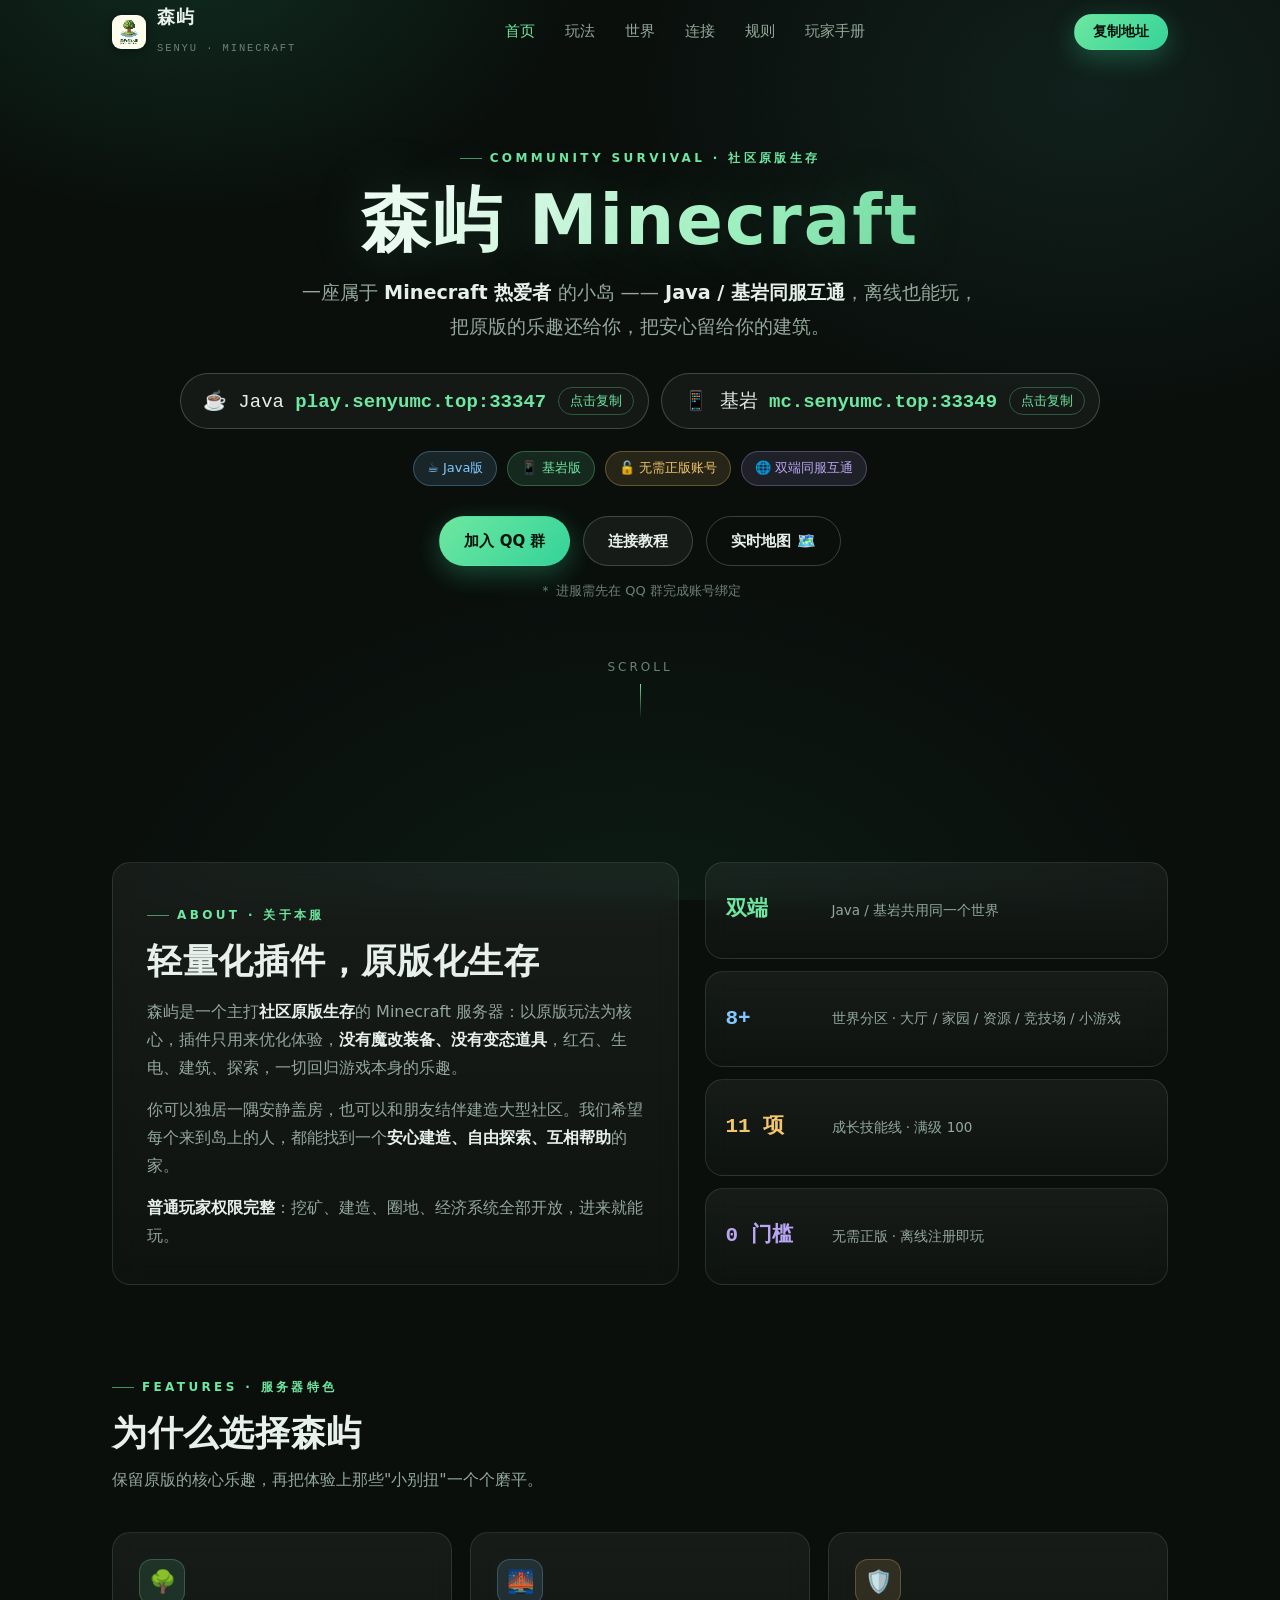
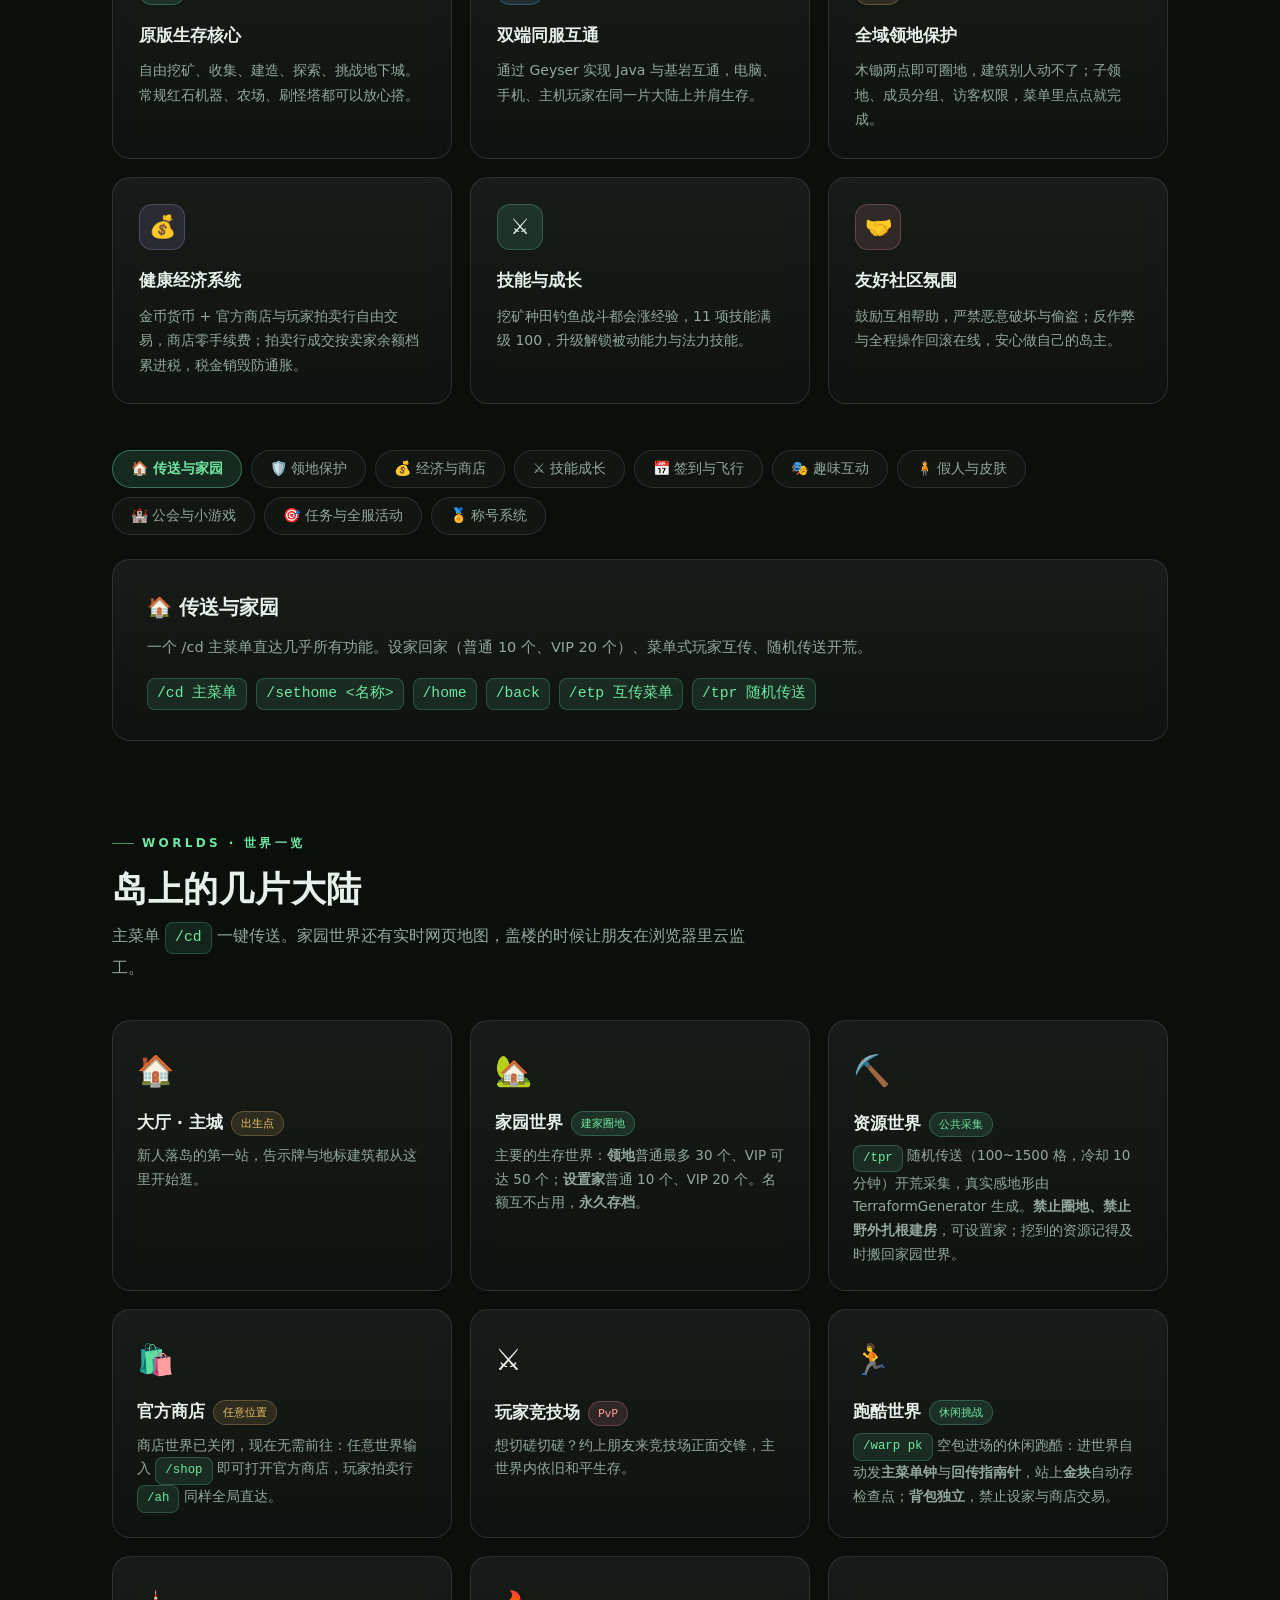
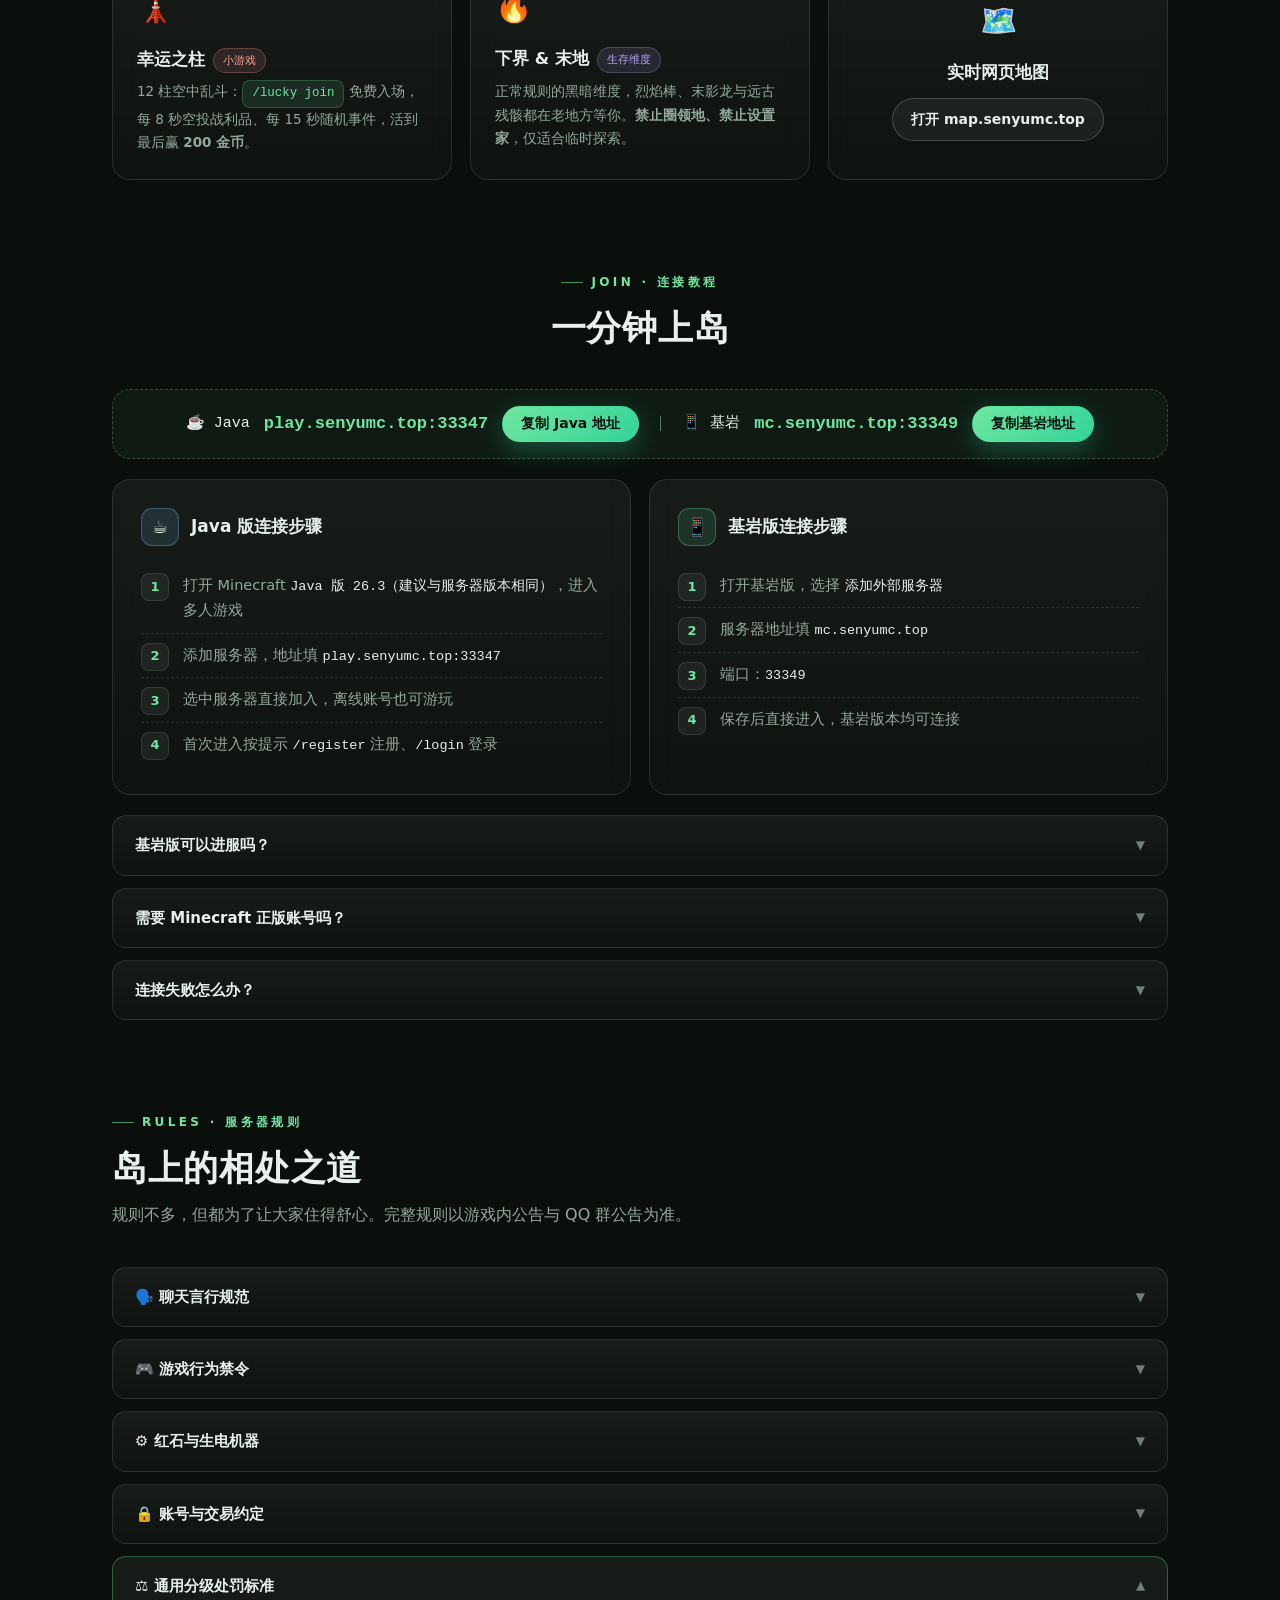
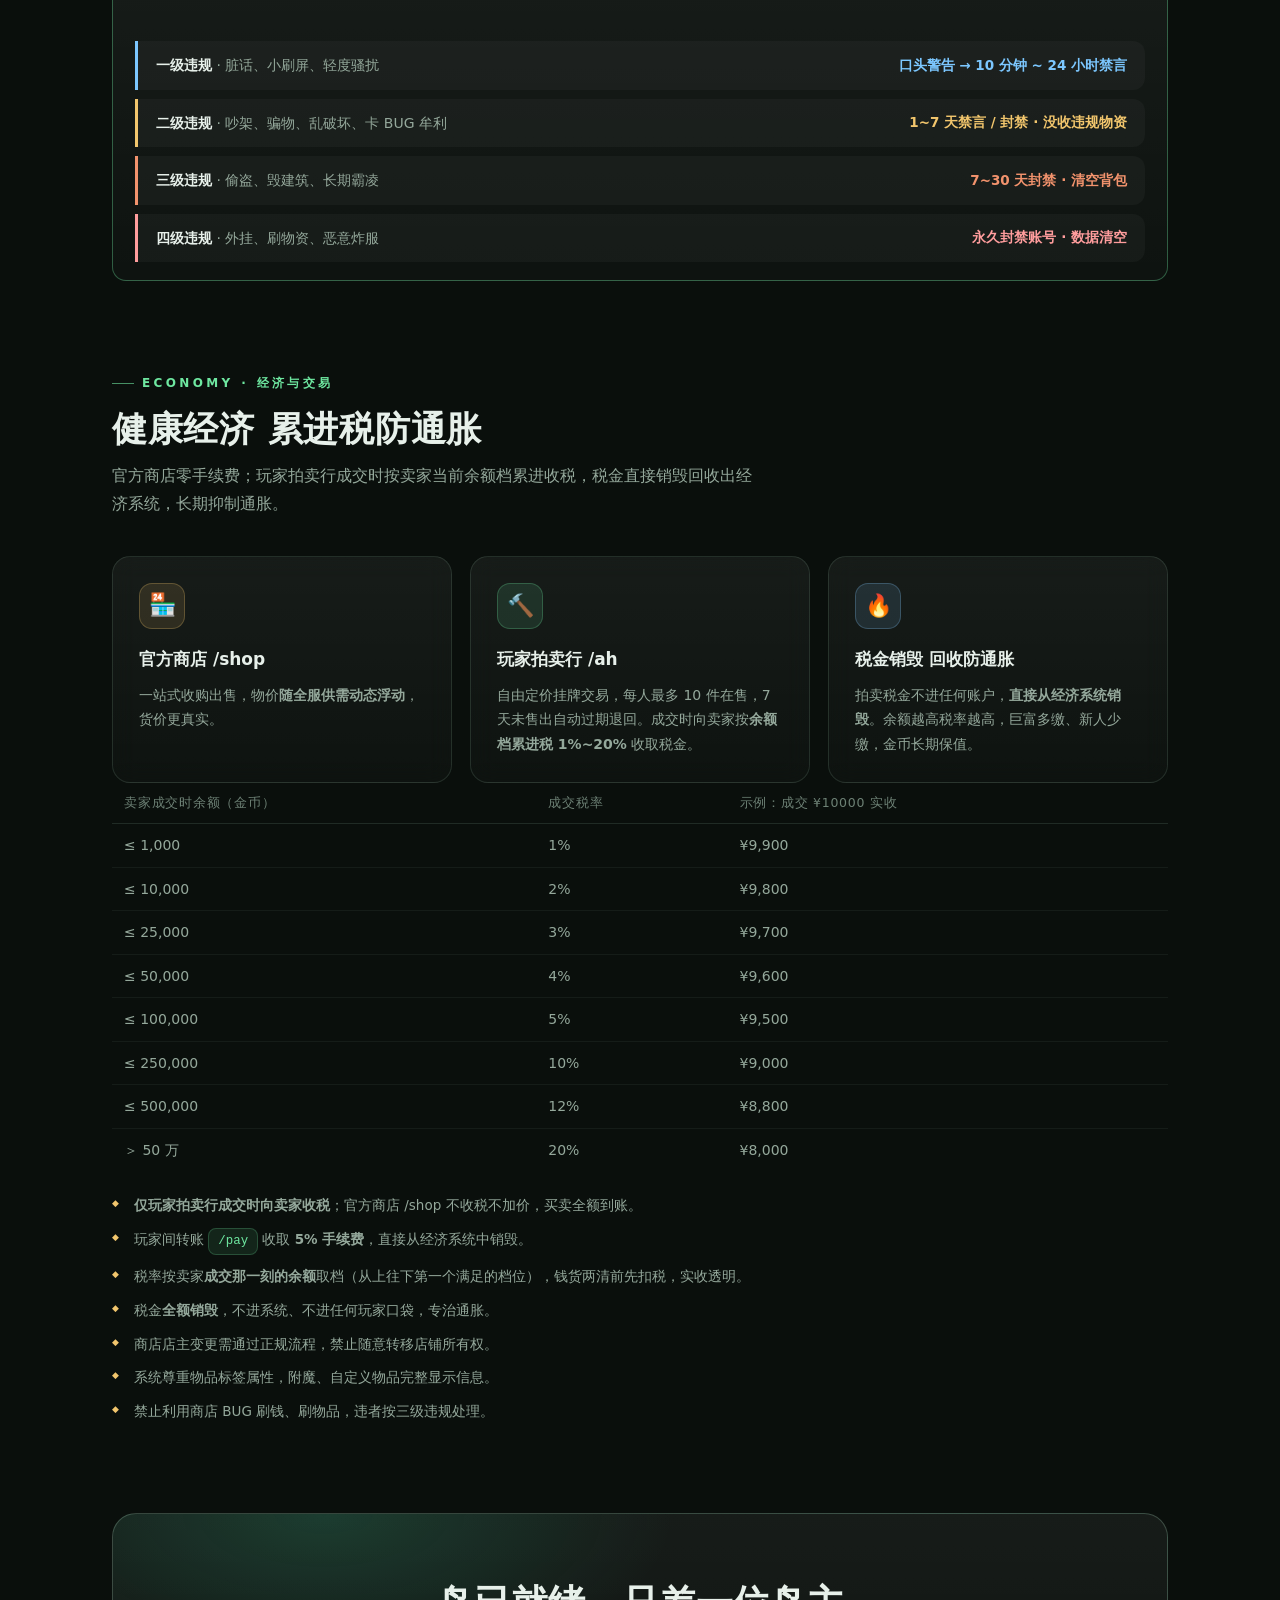
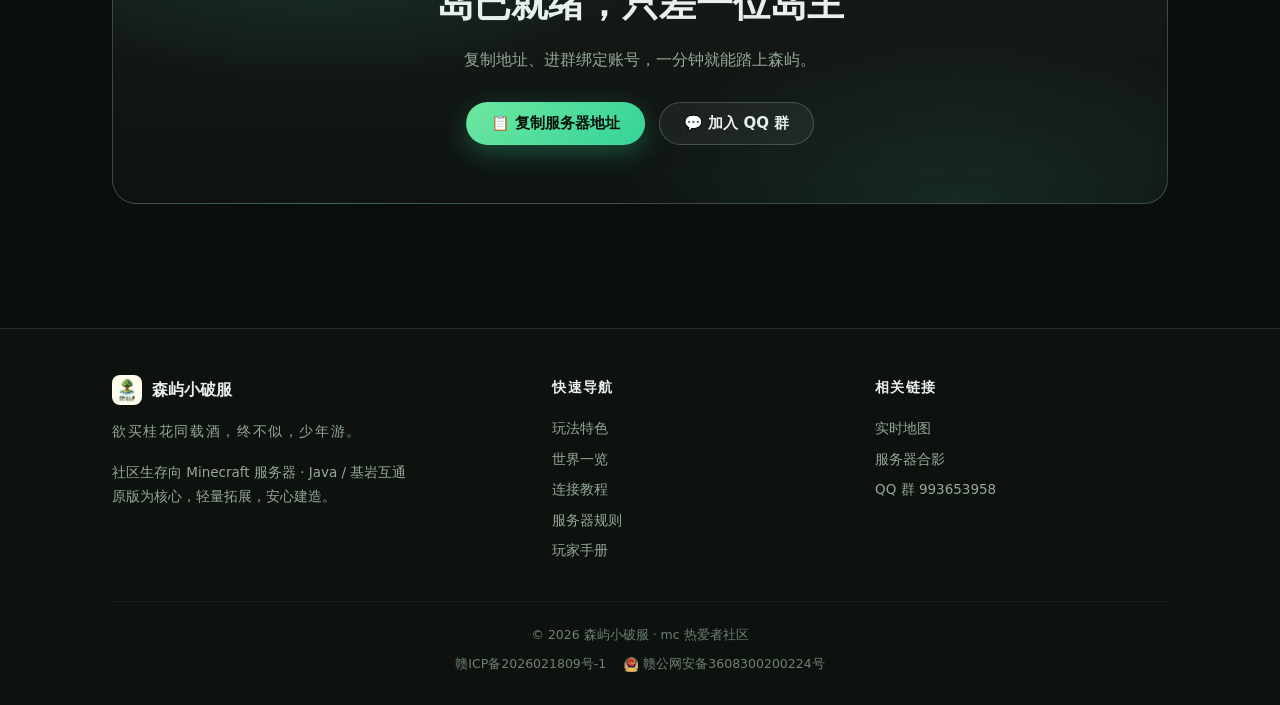
<file: index.html>
<!DOCTYPE html>
<html lang="zh-CN">
<head>
<meta charset="UTF-8">
<meta name="viewport" content="width=device-width, initial-scale=1.0">
<title>Minecraft 森屿</title>
<meta name="description" content="森屿（senyumc.top）是一个 Java / 基岩双端互通的社区原版生存 Minecraft 服务器，无需正版账号，领地保护、技能系统、官方商店与拍卖行、公会、小游戏、螺旋跑酷、每日签到、每日任务、全服空投、Boss 战与称号系统等轻量插件拓展。">
<link rel="icon" href="tb.png" type="image/png">
<link rel="stylesheet" href="./assets/style.css">
</head>
<body>
<div class="aurora"></div>
<div class="grain"></div>
<div class="fireflies"></div>

<!-- ================= 导航 ================= -->
<header class="nav">
  <div class="nav-inner">
    <a class="brand" href="./index.html">
      <img src="tb.png" alt="森屿">
      <span>
        <span class="name">森屿</span><br>
        <span class="sub">SENYU · MINECRAFT</span>
      </span>
    </a>
    <nav class="nav-links">
      <a href="./index.html">首页</a>
      <a href="#gameplay">玩法</a>
      <a href="#worlds">世界</a>
      <a href="#connect">连接</a>
      <a href="#rules">规则</a>
      <a href="./docs.html">玩家手册</a>
    </nav>
    <div style="display:flex;align-items:center;gap:12px;">
      <button class="btn primary small" data-copy-ip>复制地址</button>
      <button class="nav-burger" aria-label="菜单">
        <svg width="20" height="20" viewBox="0 0 24 24" fill="none" stroke="currentColor" stroke-width="2" stroke-linecap="round"><path d="M4 7h16M4 12h16M4 17h16"/></svg>
      </button>
    </div>
  </div>
</header>
<div class="mobile-menu">
  <a href="./index.html">首页</a>
  <a href="#gameplay">玩法</a>
  <a href="#worlds">世界</a>
  <a href="#connect">连接</a>
  <a href="#rules">规则</a>
  <a href="./docs.html">玩家手册</a>
  <a href="#" data-link="MAP_VIEW_URL">实时地图</a>
</div>

<!-- ================= HERO ================= -->
<section class="hero">
  <div class="wrap">
    <div class="kicker" style="justify-content:center;">COMMUNITY SURVIVAL · 社区原版生存</div>
    <h1>森屿 Minecraft</h1>
    <p class="tagline">一座属于 <b>Minecraft 热爱者</b> 的小岛 —— <b>Java / 基岩同服互通</b>，离线也能玩，<br>把原版的乐趣还给你，把安心留给你的建筑。</p>

    <div class="ip-chip-row">
      <button class="ip-chip" data-copy-ip data-copy-ver="je" title="点击复制 Java 地址">
        <span>☕ Java <em data-text="SERVER_IP">play.senyumc.top:33347</em></span>
        <span class="copy-ico">点击复制</span>
      </button>
      <button class="ip-chip" data-copy-ip data-copy-ver="be" title="点击复制基岩地址">
        <span>📱 基岩 <em data-text="SERVER_IP_BEDROCK">mc.senyumc.top:33349</em></span>
        <span class="copy-ico">点击复制</span>
      </button>
    </div>

    <div class="badges">
      <span class="chip tone-sky">☕ Java版</span>
      <span class="chip tone-green">📱 基岩版</span>
      <span class="chip tone-gold">🔓 无需正版账号</span>
      <span class="chip tone-violet">🌐 双端同服互通</span>
    </div>

    <div class="actions">
      <button class="btn primary" data-join-group>加入 QQ 群</button>
      <a class="btn" href="#connect">连接教程</a>
      <a class="btn ghost" href="#" data-link="MAP_VIEW_URL">实时地图 🗺️</a>
    </div>
    <p class="port-hint">＊ 进服需先在 QQ 群完成账号绑定</p>

    <div class="scroll-hint">SCROLL</div>
  </div>
</section>

<!-- ================= 关于 ================= -->
<section class="block" id="about">
  <div class="wrap">
    <div class="about-grid">
      <div class="card about-main reveal">
        <div class="kicker">ABOUT · 关于本服</div>
        <h2 class="section-title">轻量化插件，原版化生存</h2>
        <p>森屿是一个主打<b>社区原版生存</b>的 Minecraft 服务器：以原版玩法为核心，插件只用来优化体验，<b>没有魔改装备、没有变态道具</b>，红石、生电、建筑、探索，一切回归游戏本身的乐趣。</p>
        <p>你可以独居一隅安静盖房，也可以和朋友结伴建造大型社区。我们希望每个来到岛上的人，都能找到一个<b>安心建造、自由探索、互相帮助</b>的家。</p>
        <p><b>普通玩家权限完整</b>：挖矿、建造、圈地、经济系统全部开放，进来就能玩。</p>
      </div>
      <div class="about-stats reveal">
        <div class="card stat"><span class="num green">双端</span><span class="lab">Java / 基岩共用同一个世界</span></div>
        <div class="card stat"><span class="num sky">8+</span><span class="lab">世界分区 · 大厅 / 家园 / 资源 / 竞技场 / 小游戏</span></div>
        <div class="card stat"><span class="num gold">11 项</span><span class="lab">成长技能线 · 满级 100</span></div>
        <div class="card stat"><span class="num violet">0 门槛</span><span class="lab">无需正版 · 离线注册即玩</span></div>
      </div>
    </div>
  </div>
</section>

<!-- ================= 服务器特色 ================= -->
<section class="block" id="gameplay">
  <div class="wrap">
    <div class="sec-head reveal">
      <div class="kicker">FEATURES · 服务器特色</div>
      <h2 class="section-title">为什么选择森屿</h2>
      <p class="section-sub">保留原版的核心乐趣，再把体验上那些"小别扭"一个个磨平。</p>
    </div>
    <div class="grid-3">
      <div class="card feat reveal">
        <div class="ico">🌳</div>
        <h3>原版生存核心</h3>
        <p>自由挖矿、收集、建造、探索、挑战地下城。常规红石机器、农场、刷怪塔都可以放心搭。</p>
      </div>
      <div class="card feat tone-sky reveal">
        <div class="ico">🌉</div>
        <h3>双端同服互通</h3>
        <p>通过 Geyser 实现 Java 与基岩互通，电脑、手机、主机玩家在同一片大陆上并肩生存。</p>
      </div>
      <div class="card feat tone-gold reveal">
        <div class="ico">🛡️</div>
        <h3>全域领地保护</h3>
        <p>木锄两点即可圈地，建筑别人动不了；子领地、成员分组、访客权限，菜单里点点就完成。</p>
      </div>
      <div class="card feat tone-violet reveal">
        <div class="ico">💰</div>
        <h3>健康经济系统</h3>
          <p>金币货币 + 官方商店与玩家拍卖行自由交易，商店零手续费；拍卖行成交按卖家余额档累进税，税金销毁防通胀。</p>
      </div>
      <div class="card feat reveal">
        <div class="ico">⚔️</div>
        <h3>技能与成长</h3>
        <p>挖矿种田钓鱼战斗都会涨经验，11 项技能满级 100，升级解锁被动能力与法力技能。</p>
      </div>
      <div class="card feat tone-rose reveal">
        <div class="ico">🤝</div>
        <h3>友好社区氛围</h3>
        <p>鼓励互相帮助，严禁恶意破坏与偷盗；反作弊与全程操作回滚在线，安心做自己的岛主。</p>
      </div>
    </div>

    <!-- 玩法标签页 -->
    <div data-tabs style="margin-top:46px;">
      <div class="tabs reveal">
        <button class="tab-btn active" data-tab="home">🏠 传送与家园</button>
        <button class="tab-btn" data-tab="land">🛡️ 领地保护</button>
        <button class="tab-btn" data-tab="shop">💰 经济与商店</button>
        <button class="tab-btn" data-tab="skill">⚔️ 技能成长</button>
        <button class="tab-btn" data-tab="daily">📅 签到与飞行</button>
        <button class="tab-btn" data-tab="fun">🎭 趣味互动</button>
        <button class="tab-btn" data-tab="helper">🧍 假人与皮肤</button>
        <button class="tab-btn" data-tab="guild">🏰 公会与小游戏</button>
        <button class="tab-btn" data-tab="play">🎯 任务与全服活动</button>
        <button class="tab-btn" data-tab="title">🏅 称号系统</button>
      </div>

      <div class="card tab-panel active reveal" id="tab-home">
        <h3>🏠 传送与家园</h3>
        <p class="desc">一个 /cd 主菜单直达几乎所有功能。设家回家（普通 10 个、VIP 20 个）、菜单式玩家互传、随机传送开荒。</p>
        <div class="cmds">
          <span class="cmd">/cd 主菜单</span>
          <span class="cmd">/sethome &lt;名称&gt;</span>
          <span class="cmd">/home</span>
          <span class="cmd">/back</span>
          <span class="cmd">/etp 互传菜单</span>
          <span class="cmd">/tpr 随机传送</span>
        </div>
      </div>

      <div class="card tab-panel reveal" id="tab-land">
        <h3>🛡️ 领地保护（Dominion）</h3>
        <p class="desc">手持木锄，左键、右键各选一个点围成长方体，/dom create 一键成领地（dominion 可简写为 dom），价格 0.07 金币/方块（只按底面积计费，高度不计，删除不退款）。手持线点击方块还能查看脚下领地归属。每人最多 30 个领地，单领地最大 128×128，子领地可嵌套 3 层；180 天不上线领地会自动清理。</p>
        <div class="cmds">
          <span class="cmd">/dom 管理菜单</span>
          <span class="cmd">/dom create &lt;名称&gt;</span>
          <span class="cmd">/dom tp &lt;领地&gt;</span>
        </div>
      </div>

      <div class="card tab-panel reveal" id="tab-shop">
        <h3>💰 经济与商店</h3>
        <p class="desc">货币为金币。官方商店 /shop 一站式收购出售（箱子版 <b>/shopchest</b>：左键买、右键卖），玩家拍卖行 /ah 自由定价交易（每人最多 10 件在售，7 天未售出自动过期，箱子版 <b>/ahchest</b> 双击确认购买）。商店零手续费、物价随供需动态浮动；拍卖行成交时按卖家余额档累进收税，税金销毁防通胀。</p>
        <div class="cmds">
          <span class="cmd">/balance 查询余额</span>
          <span class="cmd">/pay &lt;玩家&gt; &lt;金额&gt;</span>
          <span class="cmd">/balancetop 财富榜</span>
          <span class="cmd">/shop 官方商店</span>
          <span class="cmd">/shopchest 箱子商店</span>
          <span class="cmd">/ah 拍卖行</span>
          <span class="cmd">/ah sell &lt;价格&gt; 上架</span>
          <span class="cmd">/ahchest 箱子拍卖行</span>
        </div>
      </div>

      <div class="card tab-panel reveal" id="tab-skill">
        <h3>⚔️ 技能成长（AuraSkills）</h3>
        <p class="desc">玩游戏就能涨经验！农业、伐木、采矿、钓鱼、挖掘、射箭、防御、战斗、敏捷、炼金、附魔共 11 项技能，满级 100，升级解锁被动能力与法力技能。</p>
        <div class="cmds">
          <span class="cmd">/skills 技能菜单</span>
          <span class="cmd">/stats 属性面板</span>
          <span class="cmd">/mana 法力值</span>
        </div>
      </div>

      <div class="card tab-panel reveal" id="tab-daily">
        <h3>📅 每日签到 &amp; 金币飞行</h3>
        <p class="desc">每天签到领钻石、铁锭（捐助玩家奖励加量）；每连签 3 天送金苹果、连签 7 天送超级钻石剑与金苹果、周日加餐金苹果，累计 100 天奖 1000 金币，断签可用补签卡。飞行按分钟计费（ 1 金币/分钟），可随时暂停省钱，高空建造不再手抖。</p>
        <div class="cmds">
          <span class="cmd">/signin 签到</span>
          <span class="cmd">/fly buy &lt;时长&gt;</span>
          <span class="cmd">/fly time</span>
          <span class="cmd">/fly pause</span>
          <span class="cmd">/fly resume</span>
        </div>
      </div>

      <div class="card tab-panel reveal" id="tab-fun">
        <h3>🎭 趣味互动（GSit · PickMeUp）</h3>
        <p class="desc">空手右键楼梯台阶直接坐下，躺、爬、旋转、俯卧样样都行，还能坐在小伙伴头上；潜行 + 右键把朋友、村民甚至苦力怕抱起来就跑，欢乐加倍。</p>
        <div class="cmds">
          <span class="cmd">/sit 坐下</span>
          <span class="cmd">/lay 躺下</span>
          <span class="cmd">/crawl 爬行</span>
          <span class="cmd">/spin 旋转</span>
          <span class="cmd">/bellyflop 俯卧</span>
        </div>
      </div>

      <div class="card tab-panel reveal" id="tab-helper">
        <h3>🧍 假人助手 &amp; 皮肤更换</h3>
        <p class="desc">召唤假人帮你挂机干活，每人最多 2 个、全服上限 10 个；皮肤支持一键套用正版玩家皮肤或图片链接，离线账号也有体面外观。右键手持潜影盒直接打开（无需放置），工作台、切石机、铁砧、末影箱也能右键秒开。</p>
        <div class="cmds">
          <span class="cmd">/fp spawn 召唤假人</span>
          <span class="cmd">/fp kill 移除</span>
          <span class="cmd">/fp list 列表</span>
          <span class="cmd">/skin set &lt;玩家名&gt;</span>
          <span class="cmd">/skin url &lt;图片链接&gt;</span>
        </div>
      </div>

      <div class="card tab-panel reveal" id="tab-guild">
        <h3>🏰 公会与小游戏</h3>
        <p class="desc">组建公会一起玩：创建花 5000 金币，基础 10 人、每升 1 级 +5 人；公会银行存款免费、取款收 5% 手续费，公会商店随等级解锁，全员日常行为都会为公会涨经验。小游戏「幸运之柱」：3~12 人空中柱顶乱斗，每 8 秒空投随机战利品、每 15 秒随机事件、边界持续收缩，获胜 200 金币、击杀 20 金币，免费入场。</p>
        <div class="cmds">
          <span class="cmd">/guildgui 公会面板</span>
          <span class="cmd">/guild chat 公会频道</span>
          <span class="cmd">/lucky join 幸运之柱</span>
          <span class="cmd">/lucky status 战况</span>
        </div>
      </div>

      <div class="card tab-panel reveal" id="tab-play">
        <h3>🎯 每日任务与全服活动</h3>
        <p class="desc"><b>每日任务</b>：每天自动抽 3 个日常小目标（挖矿、击杀、钓鱼、繁殖、附魔……31 种任务池轮换），进度实时统计，做完就发金币；三个全完成额外 <b>+300 金币</b>，连续全勤每天再 +100，连着 <b>7 天全勤</b>自动送专属称号。<b>全服空投</b>：每隔约 90 分钟（±30 分钟浮动），资源世界随机坐标<b>天降宝箱</b>——全服公告 + 屏幕大标题 + 粒子光柱指引，金币红包（开箱直充）、钻石、远古残骸、附魔钻石装备随机抽 15 发，宝箱防爆防漏斗，30 分钟没被拿走自动消失。<b>全服 Boss 战</b>：每周日 <b>20:00</b> 竞技场集结讨伐 <b>3 倍体型</b>的「森屿魔君」（1024 血、冲撞 / 召唤爪牙 / 冲击波 / 低血狂暴），全服共享血条，造成过伤害的每人<b>保底 1000 金币</b>，伤害榜前五再分 <b>8000 ~ 4000</b>。</p>
        <div class="cmds">
          <span class="cmd">/quest 每日任务</span>
          <span class="cmd">/airdrop next 空投预告</span>
          <span class="cmd">/boss next 开战预告</span>
        </div>
      </div>

      <div class="card tab-panel reveal" id="tab-title">
        <h3>🏅 称号系统</h3>
        <p class="desc">聊天框亮出你的专属头衔：<span class="cmd">/title</span> 打开称号商店。<b>成就称号</b>达标免费领——挖矿 30 级【矿王】、钓鱼 25 级【钓鱼佬】、农业 25 级【种田大户】、伐木 25 级【伐木工】、综合 50 级【身经百战】、原版经验 100 级【练级狂魔】；<b>趣味称号</b>金币购——【小吃货】【摆烂仙人】【熬夜冠军】【肝帝】【欧皇】等任你挑；<b>专属称号</b>自动发放——连续 7 天任务全勤得【全勤模范】，全服首杀森屿魔君的伤害王永久保留【讨伐勇者】，活动限定与赞助称号也会陆续上新。</p>
        <div class="cmds">
          <span class="cmd">/title 称号商店</span>
          <span class="cmd">/title list 全部称号</span>
          <span class="cmd">/title wear 佩戴称号</span>
        </div>
      </div>
    </div>
  </div>
</section>

<!-- ================= 世界 ================= -->
<section class="block" id="worlds">
  <div class="wrap">
    <div class="sec-head reveal">
      <div class="kicker">WORLDS · 世界一览</div>
      <h2 class="section-title">岛上的几片大陆</h2>
      <p class="section-sub">主菜单 <span class="cmd">/cd</span> 一键传送。家园世界还有实时网页地图，盖楼的时候让朋友在浏览器里云监工。</p>
    </div>
    <div class="grid-3">
      <div class="card world-card reveal">
        <div class="w-ico">🏠</div>
        <h3>大厅 · 主城 <span class="tag spawn">出生点</span></h3>
        <p>新人落岛的第一站，告示牌与地标建筑都从这里开始逛。</p>
      </div>
      <div class="card world-card reveal">
        <div class="w-ico">🏡</div>
        <h3>家园世界 <span class="tag survival">建家圈地</span></h3>
        <p>主要的生存世界：<b>领地</b>普通最多 30 个、VIP 可达 50 个；<b>设置家</b>普通 10 个、VIP 20 个。名额互不占用，<b>永久存档</b>。</p>
      </div>
      <div class="card world-card reveal">
        <div class="w-ico">⛏️</div>
        <h3>资源世界 <span class="tag survival">公共采集</span></h3>
        <p><span class="cmd">/tpr</span> 随机传送（100~1500 格，冷却 10 分钟）开荒采集，真实感地形由 TerraformGenerator 生成。<b>禁止圈地、禁止野外扎根建房</b>，可设置家；挖到的资源记得及时搬回家园世界。</p>
      </div>
      <div class="card world-card reveal">
        <div class="w-ico">🛍️</div>
        <h3>官方商店 <span class="tag spawn">任意位置</span></h3>
        <p>商店世界已关闭，现在无需前往：任意世界输入 <span class="cmd">/shop</span> 即可打开官方商店，玩家拍卖行 <span class="cmd">/ah</span> 同样全局直达。</p>
      </div>
      <div class="card world-card reveal">
        <div class="w-ico">⚔️</div>
        <h3>玩家竞技场 <span class="tag pvp">PvP</span></h3>
        <p>想切磋切磋？约上朋友来竞技场正面交锋，主世界内依旧和平生存。</p>
      </div>
      <div class="card world-card reveal">
        <div class="w-ico">🏃</div>
        <h3>跑酷世界 <span class="tag survival">休闲挑战</span></h3>
        <p><span class="cmd">/warp pk</span> 空包进场的休闲跑酷：进世界自动发<b>主菜单钟</b>与<b>回传指南针</b>，站上<b>金块</b>自动存检查点；<b>背包独立</b>，禁止设家与商店交易。</p>
      </div>
      <div class="card world-card reveal">
        <div class="w-ico">🗼</div>
        <h3>幸运之柱 <span class="tag pvp">小游戏</span></h3>
        <p>12 柱空中乱斗：<span class="cmd">/lucky join</span> 免费入场，每 8 秒空投战利品、每 15 秒随机事件，活到最后赢 <b>200 金币</b>。</p>
      </div>
      <div class="card world-card reveal">
        <div class="w-ico">🔥</div>
        <h3>下界 &amp; 末地 <span class="tag dim">生存维度</span></h3>
        <p>正常规则的黑暗维度，烈焰棒、末影龙与远古残骸都在老地方等你。<b>禁止圈领地、禁止设置家</b>，仅适合临时探索。</p>
      </div>
      <div class="card world-card reveal" style="display:flex;flex-direction:column;justify-content:center;text-align:center;">
        <div class="w-ico">🗺️</div>
        <h3 style="justify-content:center;">实时网页地图</h3>
        <p style="margin-top:10px;"><a class="btn small" href="#" data-link="MAP_VIEW_URL">打开 map.senyumc.top</a></p>
      </div>
    </div>
  </div>
</section>

<!-- ================= 连接教程 ================= -->
<section class="block" id="connect">
  <div class="wrap">
    <div class="sec-head reveal" style="text-align:center;">
      <div class="kicker" style="justify-content:center;">JOIN · 连接教程</div>
      <h2 class="section-title">一分钟上岛</h2>
    </div>

    <div class="addr-line reveal">
      <span>☕ Java</span>
      <span class="ip" data-text="SERVER_IP">play.senyumc.top</span>
      <button class="btn primary small" data-copy-ip data-copy-ver="je">复制 Java 地址</button>
      <span style="color:var(--faint);">｜</span>
      <span>📱 基岩</span>
      <span class="ip" data-text="SERVER_IP_BEDROCK">mc.senyumc.top</span>
      <button class="btn primary small" data-copy-ip data-copy-ver="be">复制基岩地址</button>
    </div>

    <div class="connect-grid">
      <div class="card step-card reveal">
        <div class="head">
          <div class="badge">☕</div>
          <h3>Java 版连接步骤</h3>
        </div>
        <ol>
          <li>打开 Minecraft <em>Java 版 26.3（建议与服务器版本相同）</em>，进入多人游戏</li>
          <li>添加服务器，地址填 <em>play.senyumc.top:33347</em></li>
          <li>选中服务器直接加入，离线账号也可游玩</li>
          <li>首次进入按提示 <em>/register</em> 注册、<em>/login</em> 登录</li>
        </ol>
      </div>
      <div class="card step-card bedrock reveal">
        <div class="head">
          <div class="badge">📱</div>
          <h3>基岩版连接步骤</h3>
        </div>
        <ol>
          <li>打开基岩版，选择 <em>添加外部服务器</em></li>
          <li>服务器地址填 <em>mc.senyumc.top</em></li>
          <li>端口：<em>33349</em></li>
          <li>保存后直接进入，基岩版本均可连接</li>
        </ol>
      </div>
    </div>

    <div class="faq reveal" style="margin-top:20px;">
      <details>
        <summary>基岩版可以进服吗？<span class="ar">▼</span></summary>
        <div class="body">可以。服务器通过 Geyser / Floodgate 实现基岩互通，<b>手机、主机、Win10 基岩版均可连接</b>，与 Java 玩家同世界游玩。</div>
      </details>
      <details>
        <summary>需要 Minecraft 正版账号吗？<span class="ar">▼</span></summary>
        <div class="body">不需要。<b>离线账号即可直接游玩</b>，首次进入注册登录账号即可，支持绑定邮箱找回密码。</div>
      </details>
      <details>
        <summary>连接失败怎么办？<span class="ar">▼</span></summary>
        <div class="body">① 确认地址填写完整（Java 版 <b>play.senyumc.top:33347</b>、基岩版 <b>mc.senyumc.top:33349</b>）；② 检查自己的网络。仍无法连接可在 QQ 群内求助。</div>
      </details>
    </div>
  </div>
</section>

<!-- ================= 规则 ================= -->
<section class="block" id="rules">
  <div class="wrap">
    <div class="sec-head reveal">
      <div class="kicker">RULES · 服务器规则</div>
      <h2 class="section-title">岛上的相处之道</h2>
      <p class="section-sub">规则不多，但都为了让大家住得舒心。完整规则以游戏内公告与 QQ 群公告为准。</p>
    </div>

    <div class="rules reveal">
      <details>
        <summary>🗣️ 聊天言行规范<span class="ar">▼</span></summary>
        <div class="body">
          <ul>
            <li>禁止辱骂、人身攻击、地域歧视、引战或恶意嘲讽</li>
            <li>禁止刷屏、大量重复发言、私聊轰炸骚扰玩家</li>
            <li>禁止发布广告、外链、低俗色情及涉政违法言论</li>
            <li>禁止冒充管理、伪造公告或捏造谣言欺骗玩家</li>
            <li>禁止宣传其他服务器</li>
          </ul>
        </div>
      </details>
      <details>
        <summary>🎮 游戏行为禁令<span class="ar">▼</span></summary>
        <div class="body">
          <ul>
            <li class="no">严禁外挂、透视、连点、自动挖矿等作弊程序</li>
            <li class="no">禁止利用 BUG 刷物品 / 金币 / 经验，发现漏洞请上报</li>
            <li class="no">禁止恶意毁图、高空流水岩浆、TNT 炸图</li>
            <li class="no">禁止偷箱子、撬领地、闯入他人领地盗取物资</li>
            <li class="no">禁止长期恶意追杀、堵门、围堵萌新或霸凌</li>
          </ul>
        </div>
      </details>
      <details>
        <summary>⚙️ 红石与生电机器<span class="ar">▼</span></summary>
        <div class="body">
          <ul>
            <li class="ok">常规刷线机、简易全自动农场</li>
            <li class="ok">普通刷石机、小型生电机器</li>
            <li class="ok">常规刷怪塔、掉落物收集装置</li>
            <li class="no">无限高频红石、大范围高频脉冲</li>
            <li class="no">压服机、卡顿机、炸服机</li>
            <li class="no">超大型多层堆叠刷怪塔（如百万刷怪塔）、海量漏斗密集堆叠</li>
          </ul>
        </div>
      </details>
      <details>
        <summary>🔒 账号与交易约定<span class="ar">▼</span></summary>
        <div class="body">
          <ul>
            <li>账号禁止售卖、租借、多人共用，被盗被骗服务器概不负责</li>
            <li>玩家私下交易风险自负，官方不调解私下交易纠纷</li>
            <li>管理员绝不会私下索要密码、验证码或物资，切勿轻信骗子</li>
          </ul>
        </div>
      </details>
      <details open>
        <summary>⚖️ 通用分级处罚标准<span class="ar">▼</span></summary>
        <div class="body">
          <div class="punish">
            <div class="p-row p1"><span class="what"><b>一级违规</b> · 脏话、小刷屏、轻度骚扰</span><span class="pen">口头警告 → 10 分钟 ~ 24 小时禁言</span></div>
            <div class="p-row p2"><span class="what"><b>二级违规</b> · 吵架、骗物、乱破坏、卡 BUG 牟利</span><span class="pen">1~7 天禁言 / 封禁 · 没收违规物资</span></div>
            <div class="p-row p3"><span class="what"><b>三级违规</b> · 偷盗、毁建筑、长期霸凌</span><span class="pen">7~30 天封禁 · 清空背包</span></div>
            <div class="p-row p4"><span class="what"><b>四级违规</b> · 外挂、刷物资、恶意炸服</span><span class="pen">永久封禁账号 · 数据清空</span></div>
          </div>
        </div>
      </details>
    </div>
  </div>
</section>

<!-- ================= 经济与交易 ================= -->
<section class="block" id="tax">
  <div class="wrap">
    <div class="sec-head reveal">
      <div class="kicker">ECONOMY · 经济与交易</div>
      <h2 class="section-title">健康经济 累进税防通胀</h2>
      <p class="section-sub">官方商店零手续费；玩家拍卖行成交时按卖家当前余额档累进收税，税金直接销毁回收出经济系统，长期抑制通胀。</p>
    </div>
    <div class="grid-3">
      <div class="card feat tone-gold reveal">
        <div class="ico">🏪</div>
        <h3>官方商店 /shop</h3>
        <p>一站式收购出售，物价<b>随全服供需动态浮动</b>，货价更真实。</p>
      </div>
      <div class="card feat tone-green reveal">
        <div class="ico">🔨</div>
        <h3>玩家拍卖行 /ah</h3>
        <p>自由定价挂牌交易，每人最多 10 件在售，7 天未售出自动过期退回。成交时向卖家按<b>余额档累进税 1%~20%</b> 收取税金。</p>
      </div>
      <div class="card feat tone-sky reveal">
        <div class="ico">🔥</div>
        <h3>税金销毁 回收防通胀</h3>
        <p>拍卖税金不进任何账户，<b>直接从经济系统销毁</b>。余额越高税率越高，巨富多缴、新人少缴，金币长期保值。</p>
      </div>
    </div>
    <table class="cmd-table reveal">
      <thead><tr><th>卖家成交时余额（金币）</th><th>成交税率</th><th>示例：成交 ¥10000 实收</th></tr></thead>
      <tbody>
        <tr><td>≤ 1,000</td><td>1%</td><td>¥9,900</td></tr>
        <tr><td>≤ 10,000</td><td>2%</td><td>¥9,800</td></tr>
        <tr><td>≤ 25,000</td><td>3%</td><td>¥9,700</td></tr>
        <tr><td>≤ 50,000</td><td>4%</td><td>¥9,600</td></tr>
        <tr><td>≤ 100,000</td><td>5%</td><td>¥9,500</td></tr>
        <tr><td>≤ 250,000</td><td>10%</td><td>¥9,000</td></tr>
        <tr><td>≤ 500,000</td><td>12%</td><td>¥8,800</td></tr>
        <tr><td>＞ 50 万</td><td>20%</td><td>¥8,000</td></tr>
      </tbody>
    </table>
    <ul class="notice-list reveal">
      <li><b>仅玩家拍卖行成交时向卖家收税</b>；官方商店 /shop 不收税不加价，买卖全额到账。</li>
      <li>玩家间转账 <span class="cmd">/pay</span> 收取 <b>5% 手续费</b>，直接从经济系统中销毁。</li>
      <li>税率按卖家<b>成交那一刻的余额</b>取档（从上往下第一个满足的档位），钱货两清前先扣税，实收透明。</li>
      <li>税金<b>全额销毁</b>，不进系统、不进任何玩家口袋，专治通胀。</li>
      <li>商店店主变更需通过正规流程，禁止随意转移店铺所有权。</li>
      <li>系统尊重物品标签属性，附魔、自定义物品完整显示信息。</li>
      <li>禁止利用商店 BUG 刷钱、刷物品，违者按三级违规处理。</li>
    </ul>
  </div>
</section>

<!-- ================= CTA ================= -->
<section class="block">
  <div class="wrap">
    <div class="cta-band reveal">
      <h2>岛已就绪，只差一位岛主</h2>
      <p>复制地址、进群绑定账号，一分钟就能踏上森屿。</p>
      <div class="actions">
        <button class="btn primary" data-copy-ip>📋 复制服务器地址</button>
        <button class="btn" data-join-group>💬 加入 QQ 群</button>
      </div>
    </div>
  </div>
</section>

<!-- ================= 页脚 ================= -->
<footer>
  <div class="wrap">
    <div class="foot-grid">
      <div>
        <div class="foot-brand"><img src="tb.png" alt="森屿"><span>森屿小破服</span></div>
        <p class="poem">欲买桂花同载酒，终不似，少年游。</p>
        <p style="margin-top:10px;">社区生存向 Minecraft 服务器 · Java / 基岩互通<br>原版为核心，轻量拓展，安心建造。</p>
      </div>
      <div>
        <h4>快速导航</h4>
        <a href="#gameplay">玩法特色</a>
        <a href="#worlds">世界一览</a>
        <a href="#connect">连接教程</a>
        <a href="#rules">服务器规则</a>
        <a href="./docs.html">玩家手册</a>
      </div>
      <div>
        <h4>相关链接</h4>
        <a href="#" data-link="MAP_VIEW_URL">实时地图</a>
        <a href="https://www.kdocs.cn/l/chRQb2l1OM1w" target="_blank">服务器合影</a>
        <a href="#" data-link="QQ_GROUP_URL">QQ 群 <span data-text="QQ_GROUP"></span></a>
      </div>
    </div>
    <div class="foot-bottom">
      <p>© <span id="year">2026</span> 森屿小破服 · mc 热爱者社区</p>
      <div class="icp">
        <a href="https://beian.miit.gov.cn/" target="_blank">赣ICP备2026021809号-1</a>
        <a href="https://beian.mps.gov.cn/#/query/webSearch?code=3608300200224" rel="noreferrer"><img src="gongan.png" alt="公安备案">赣公网安备3608300200224号</a>
      </div>
    </div>
  </div>
</footer>

<script src="./assets/main.js"></script>
<script>document.getElementById('year').textContent = new Date().getFullYear();</script>
</body>
</html>
</file>
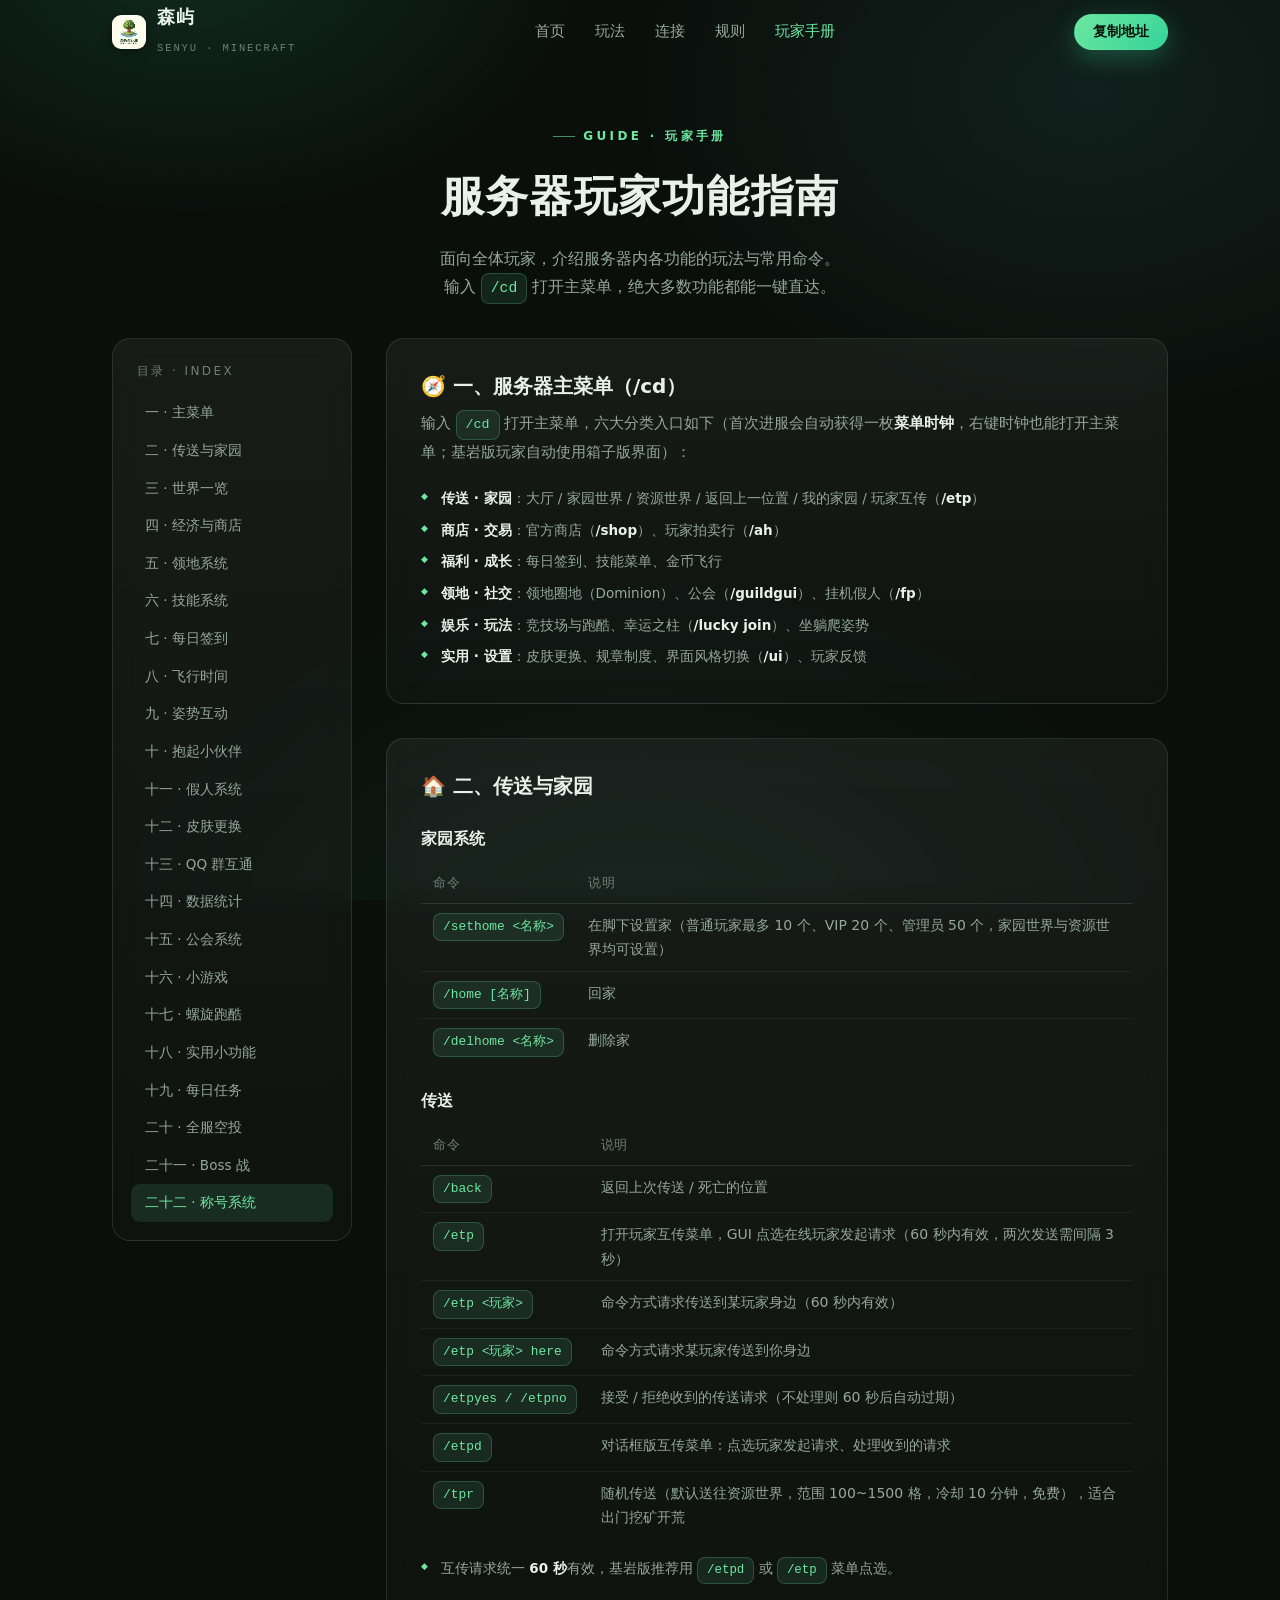
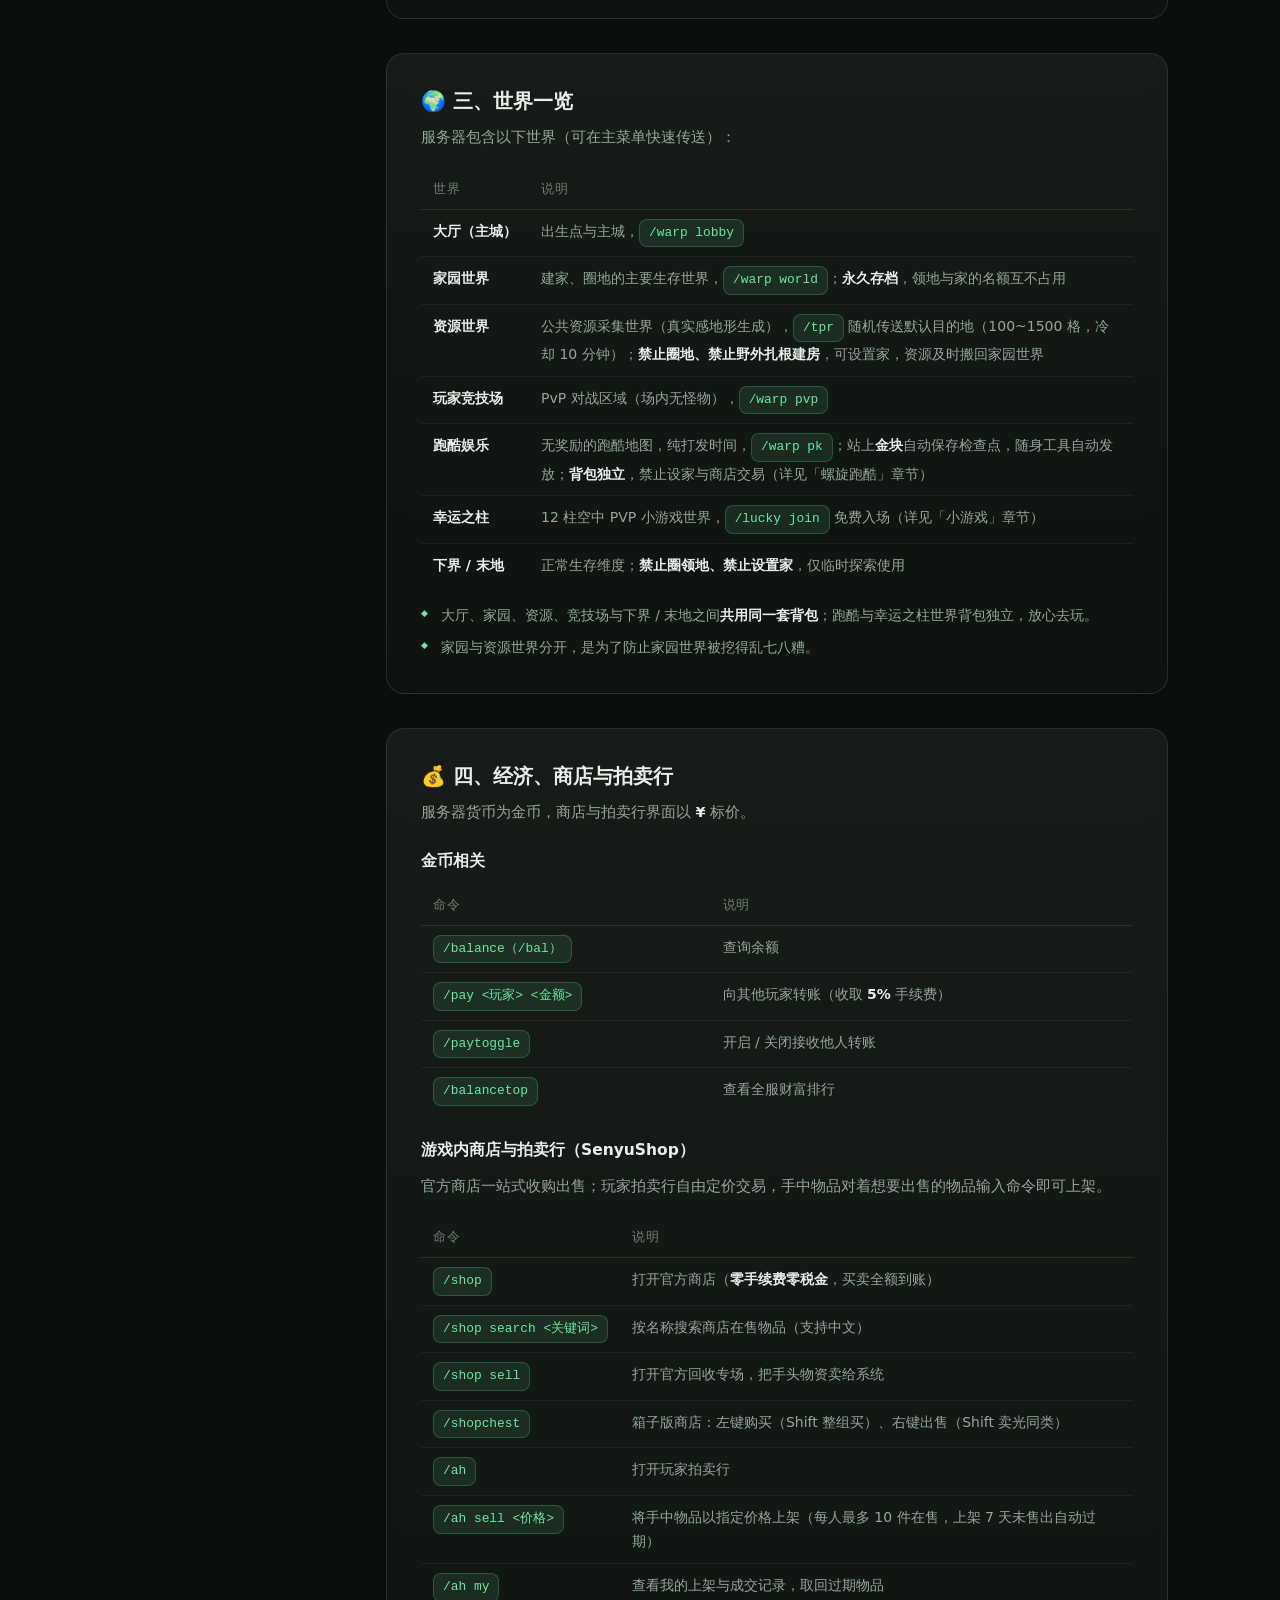
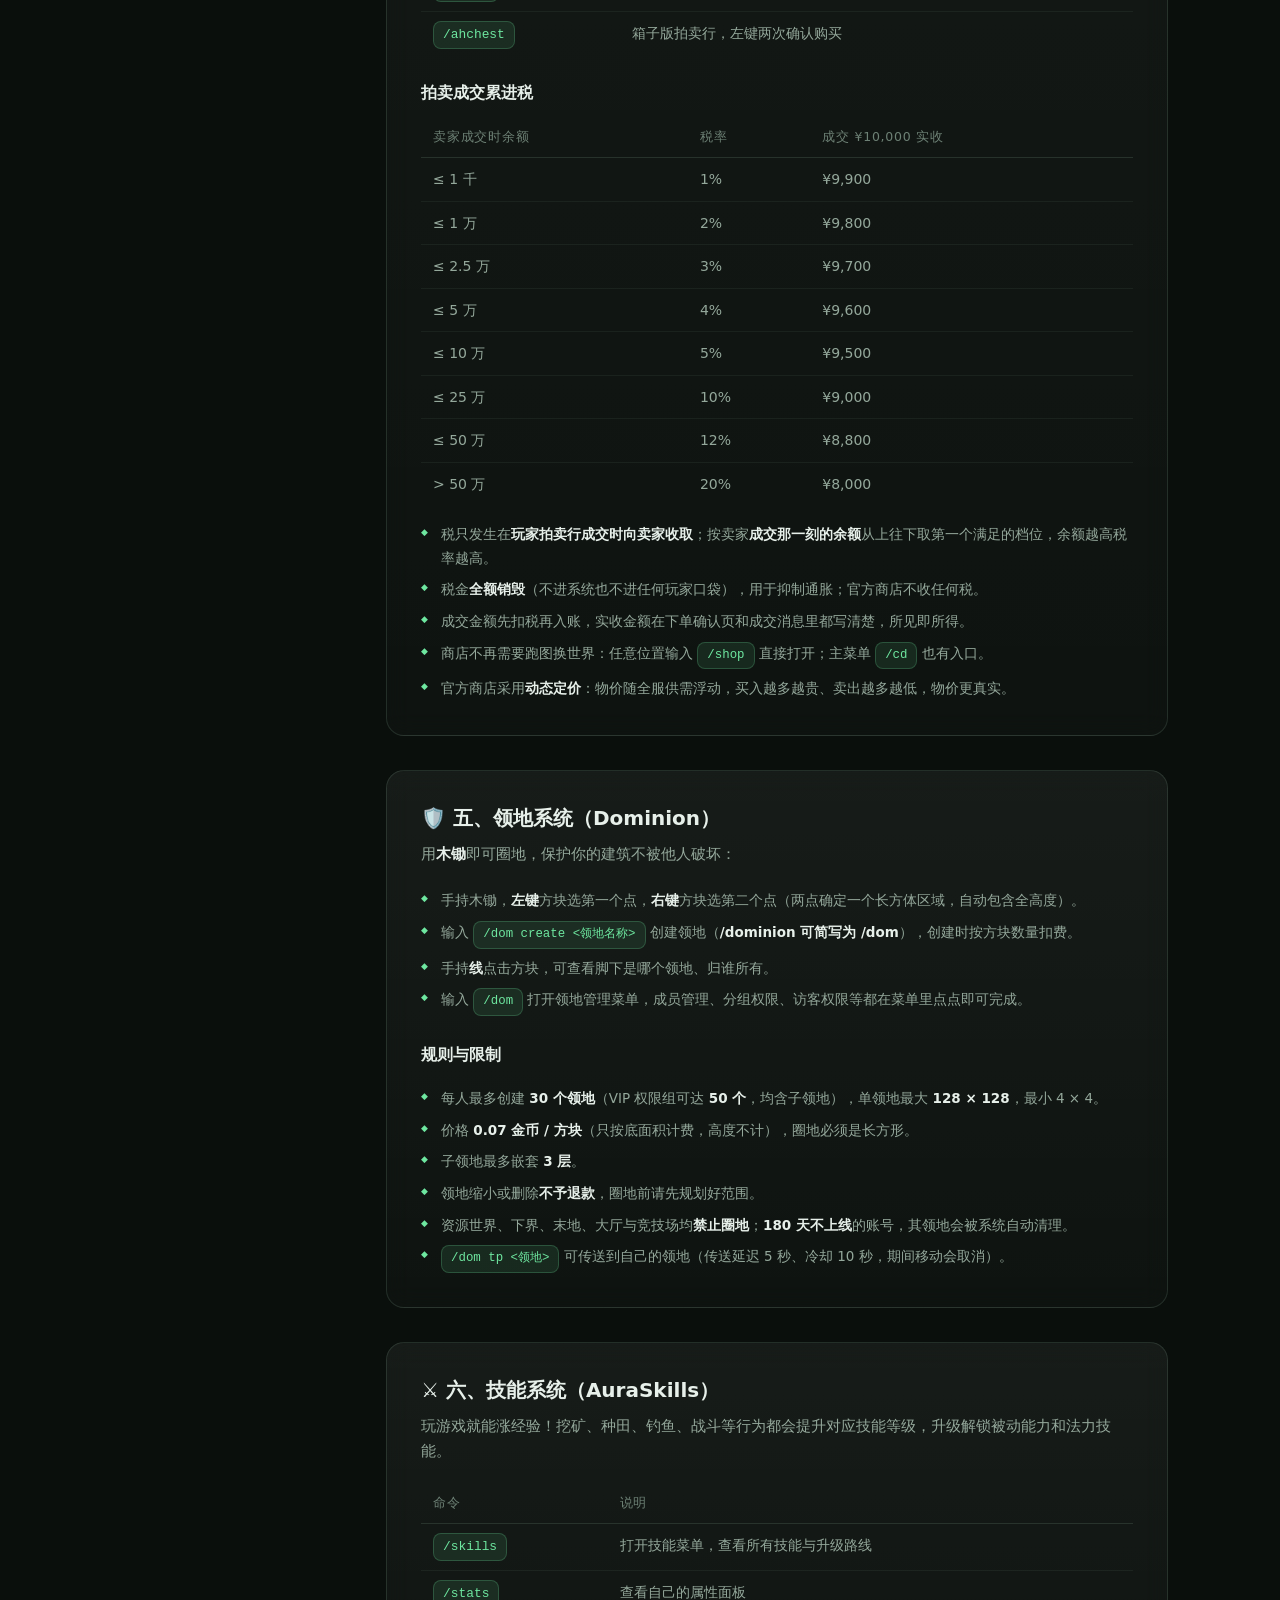
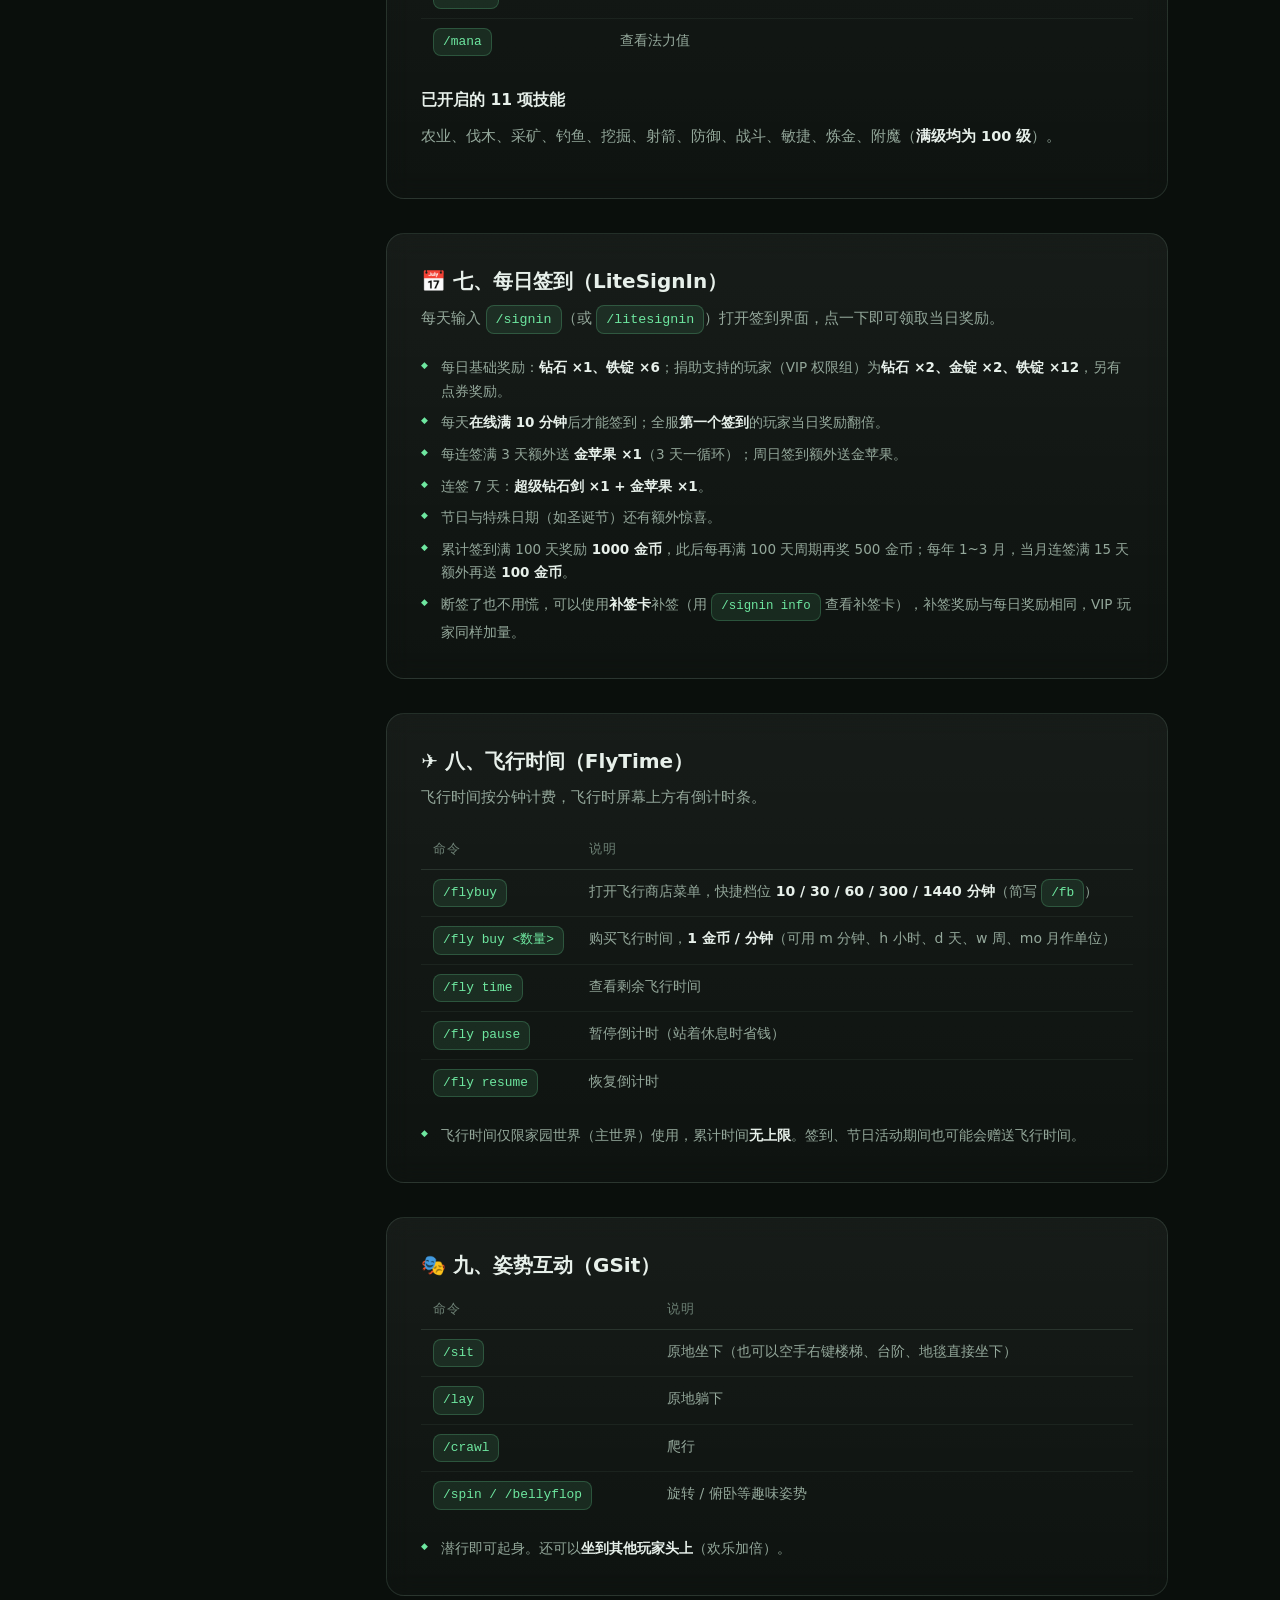
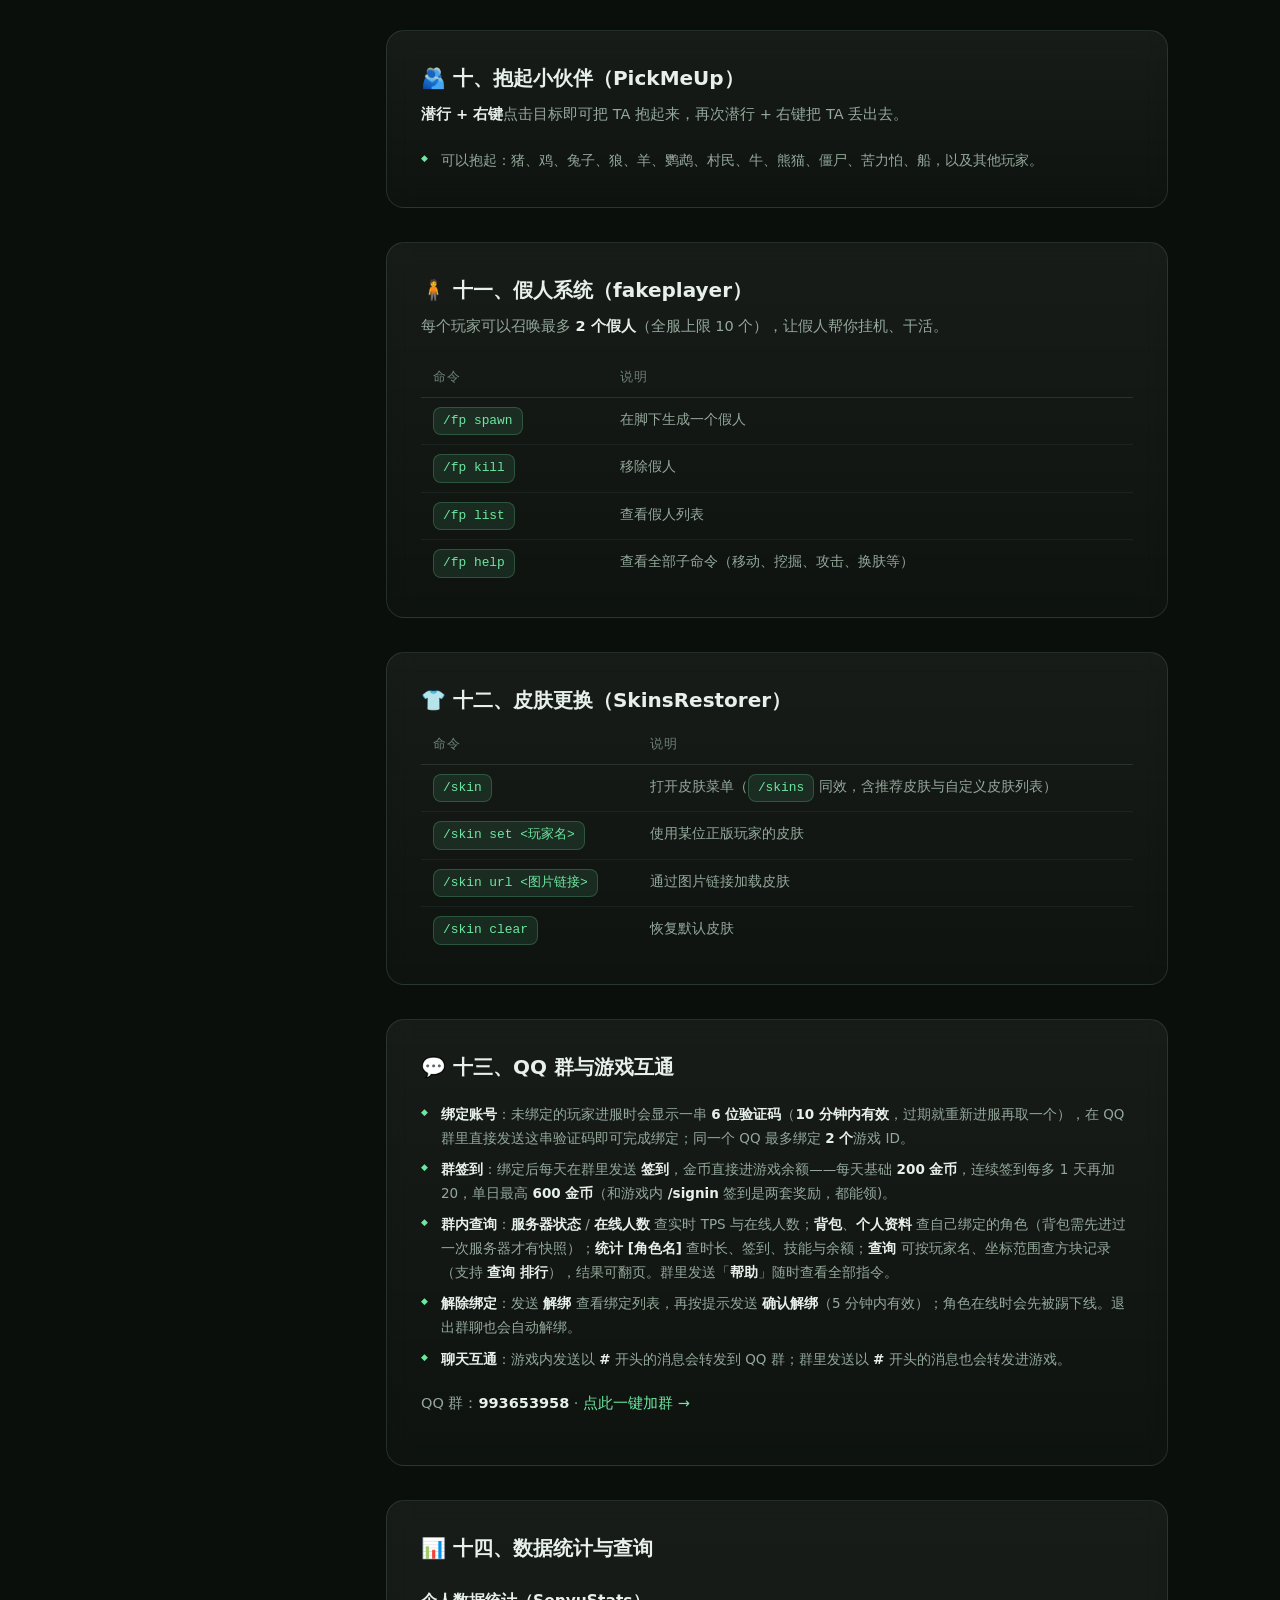
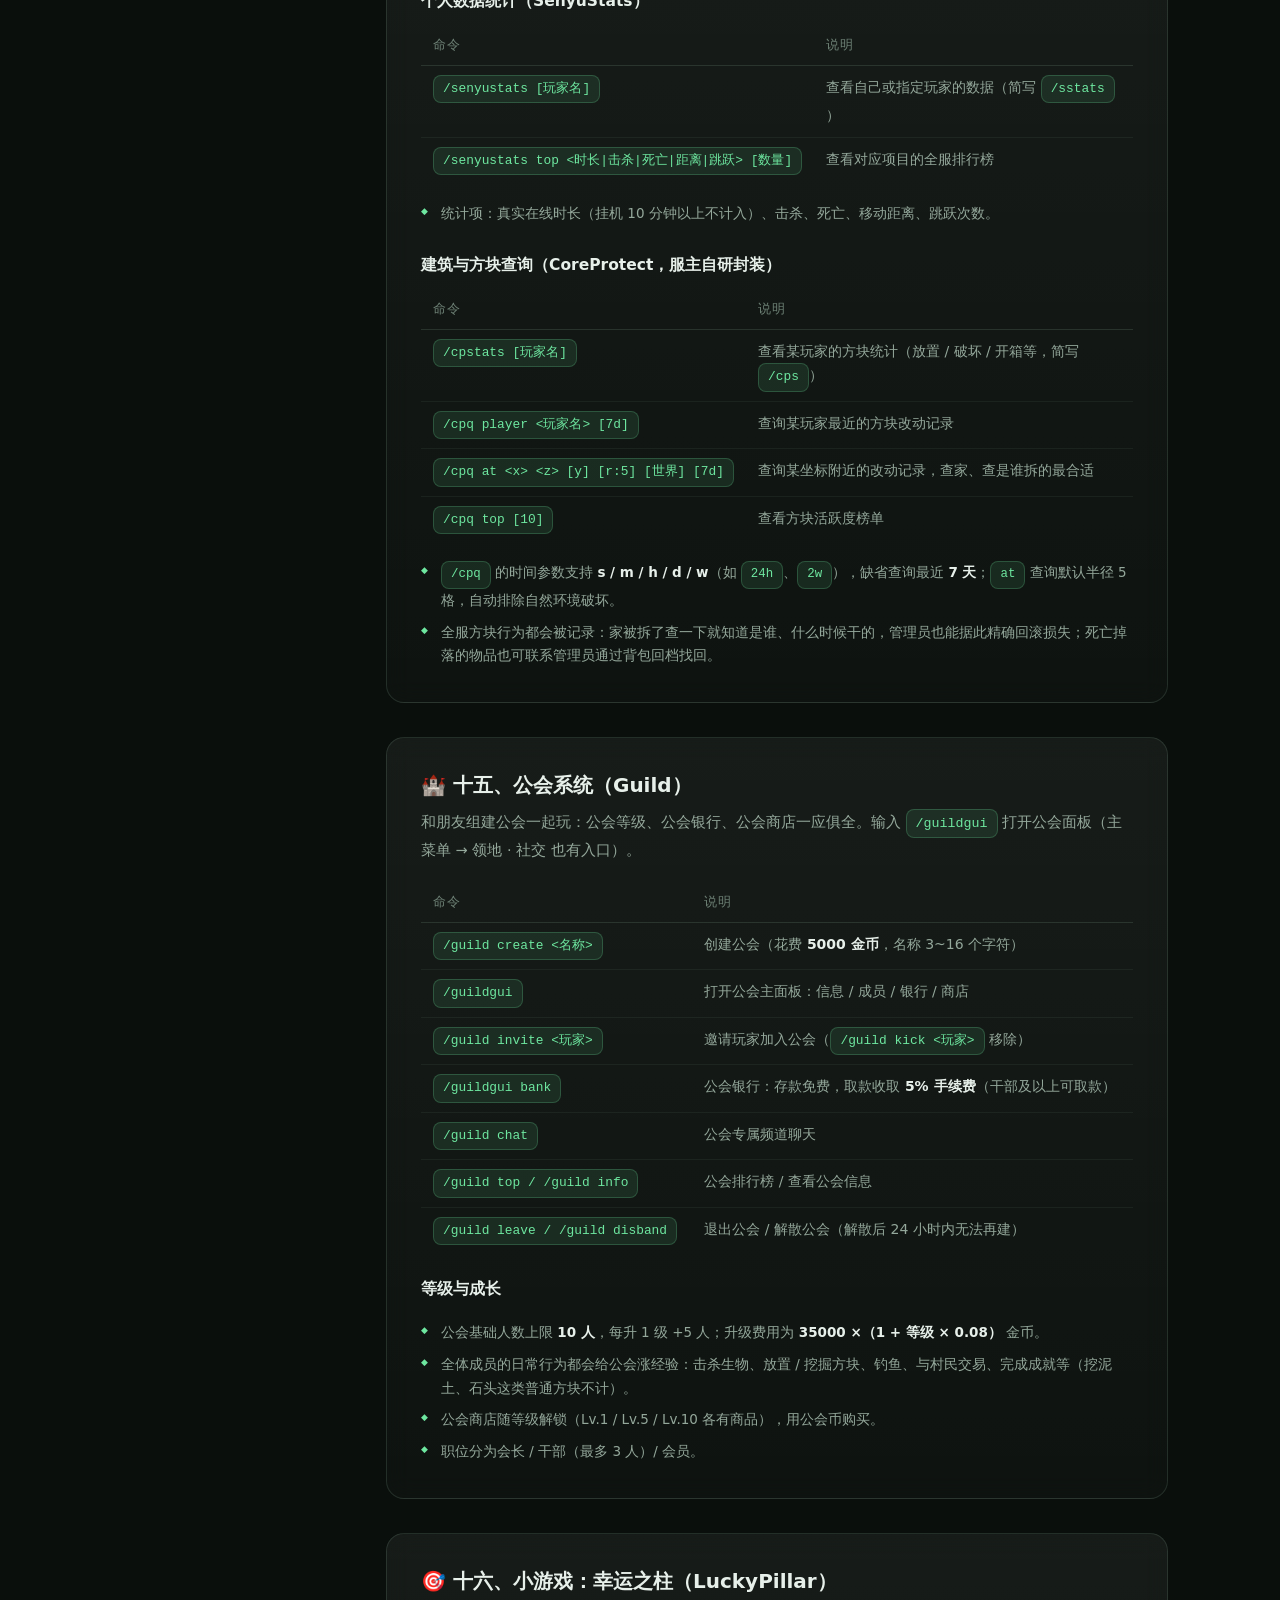
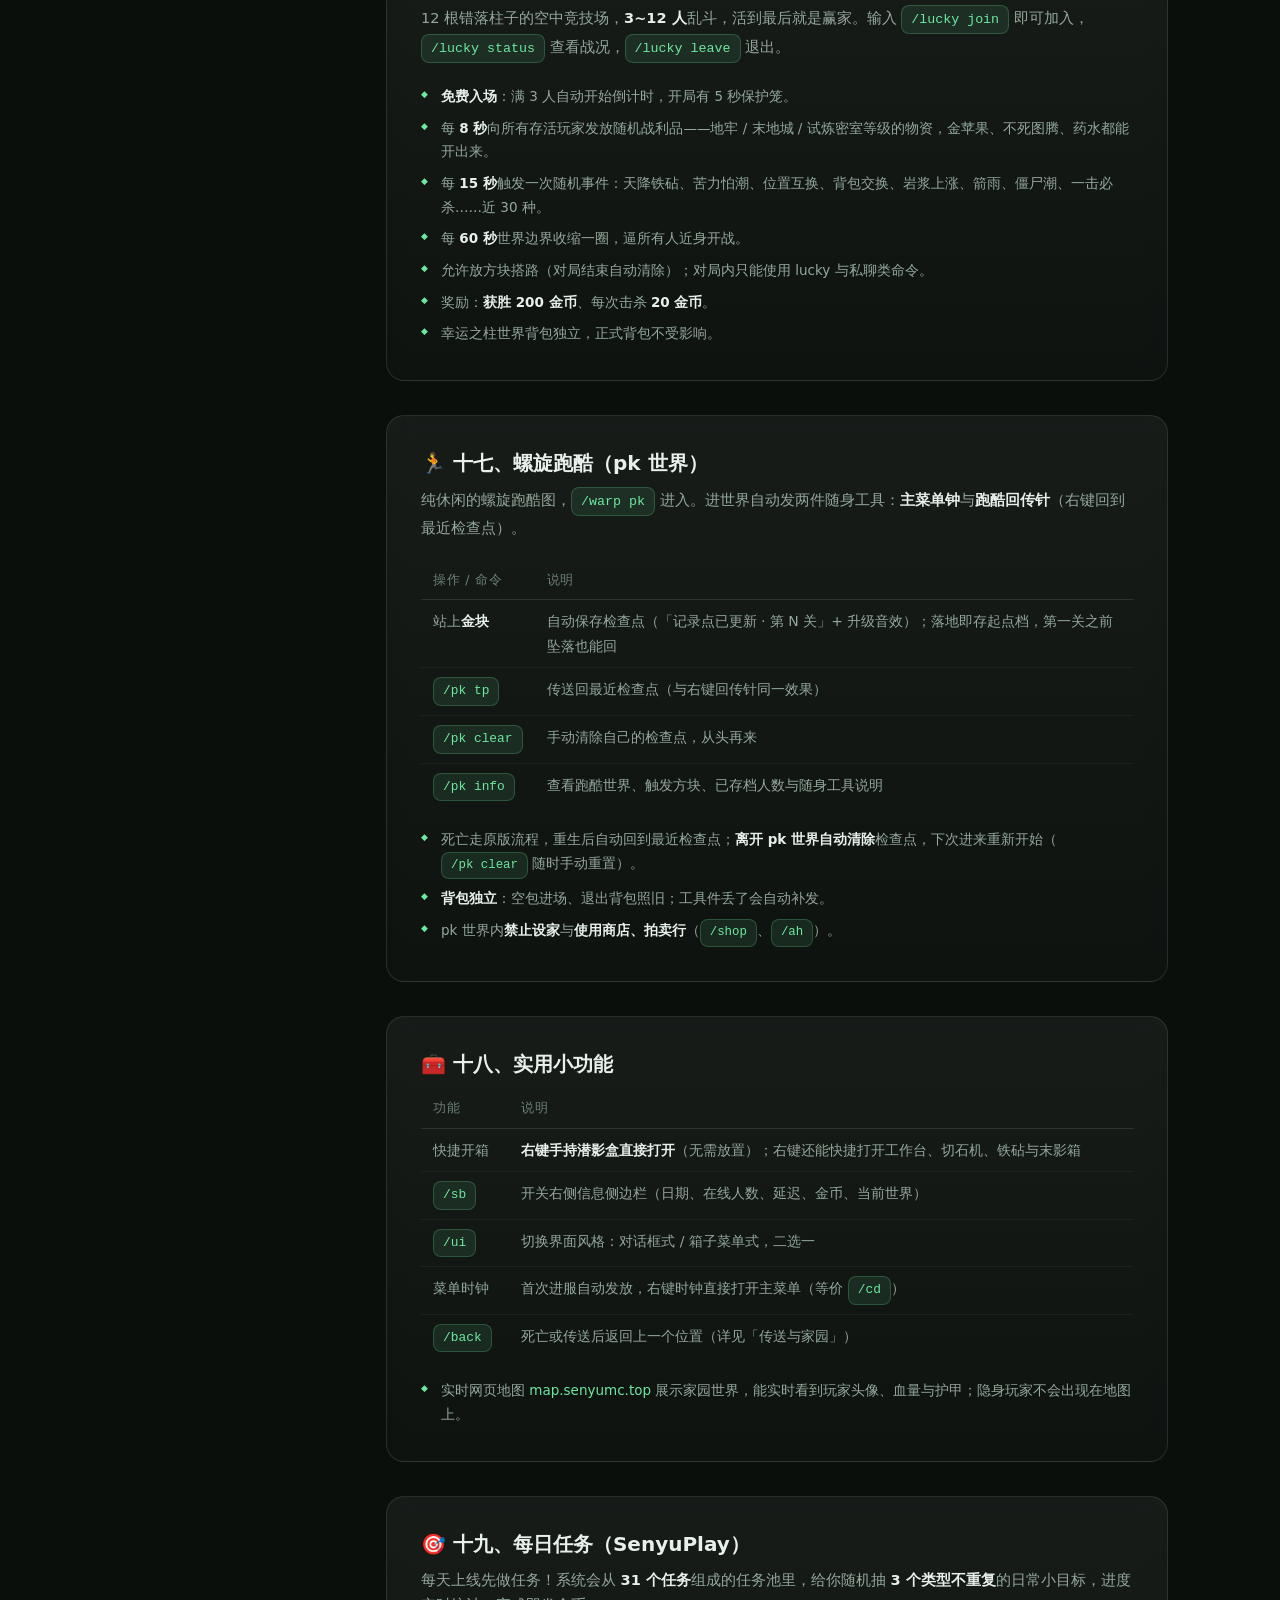
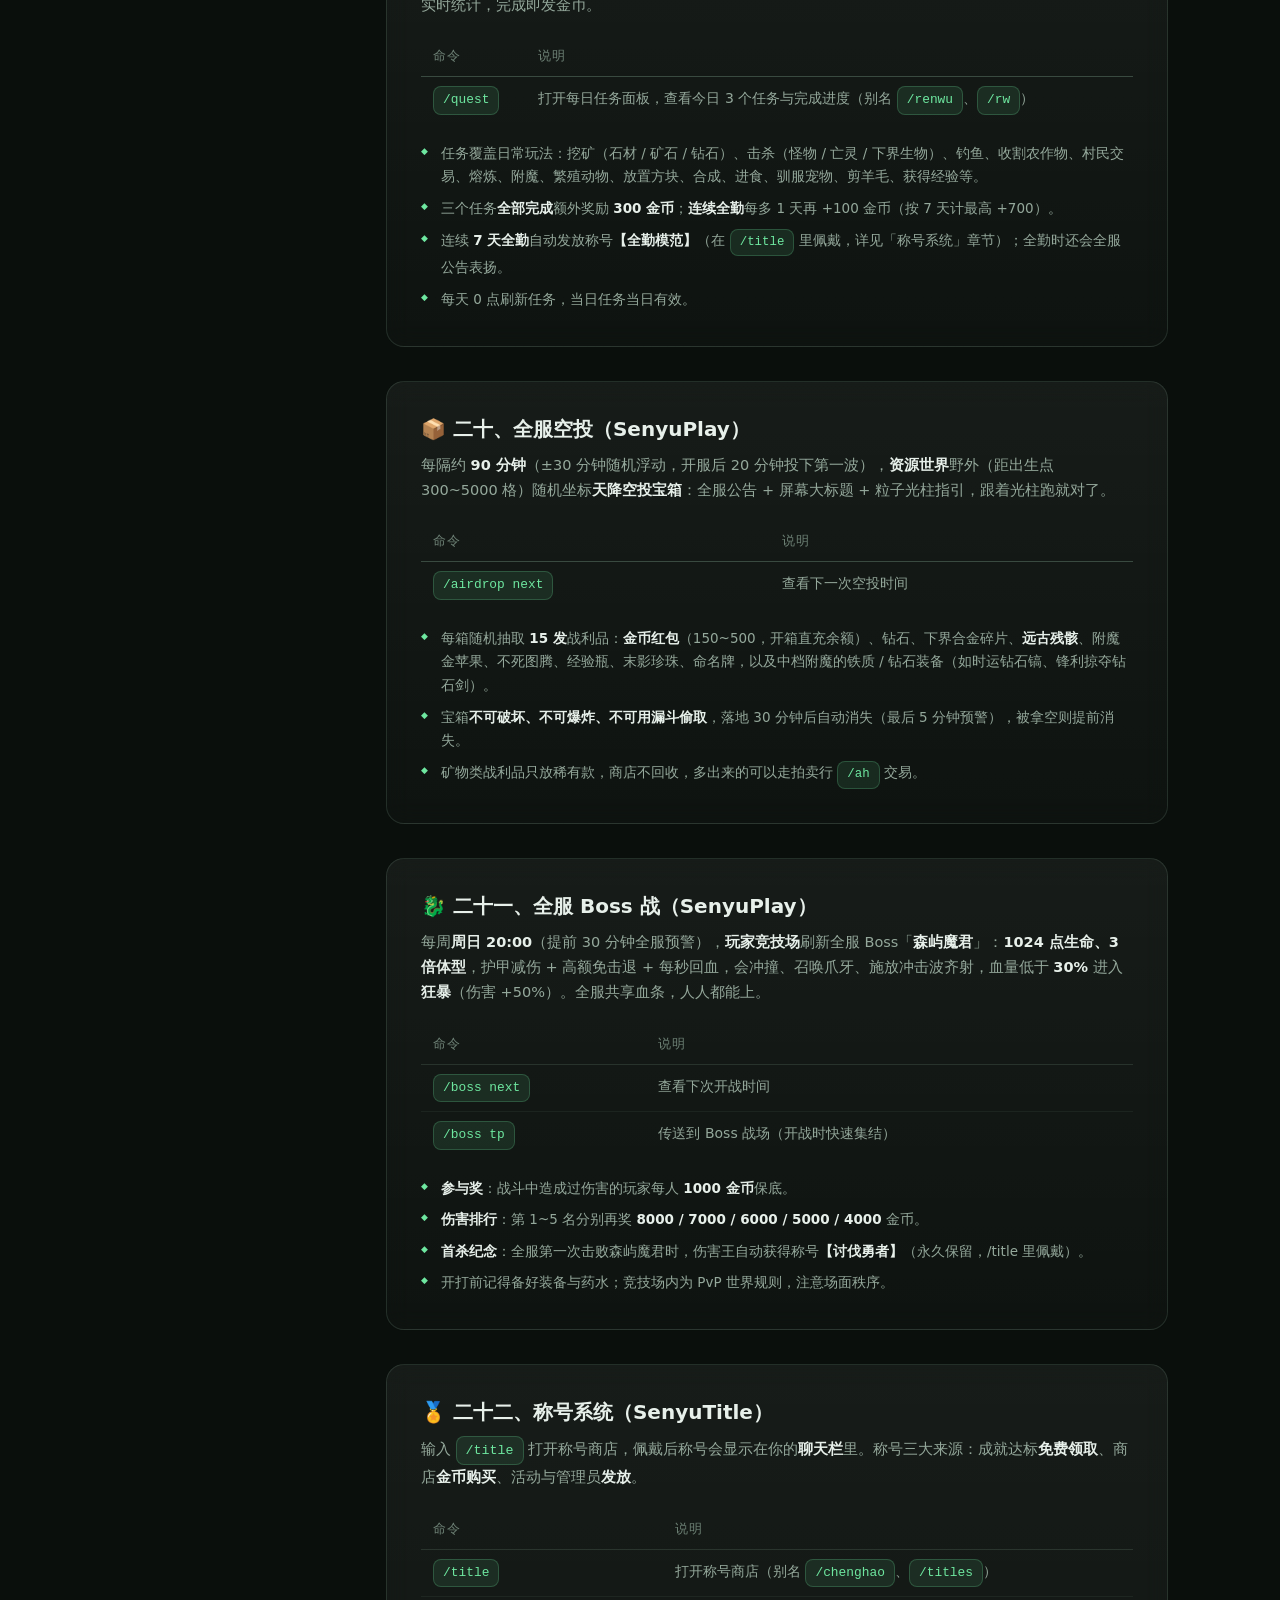
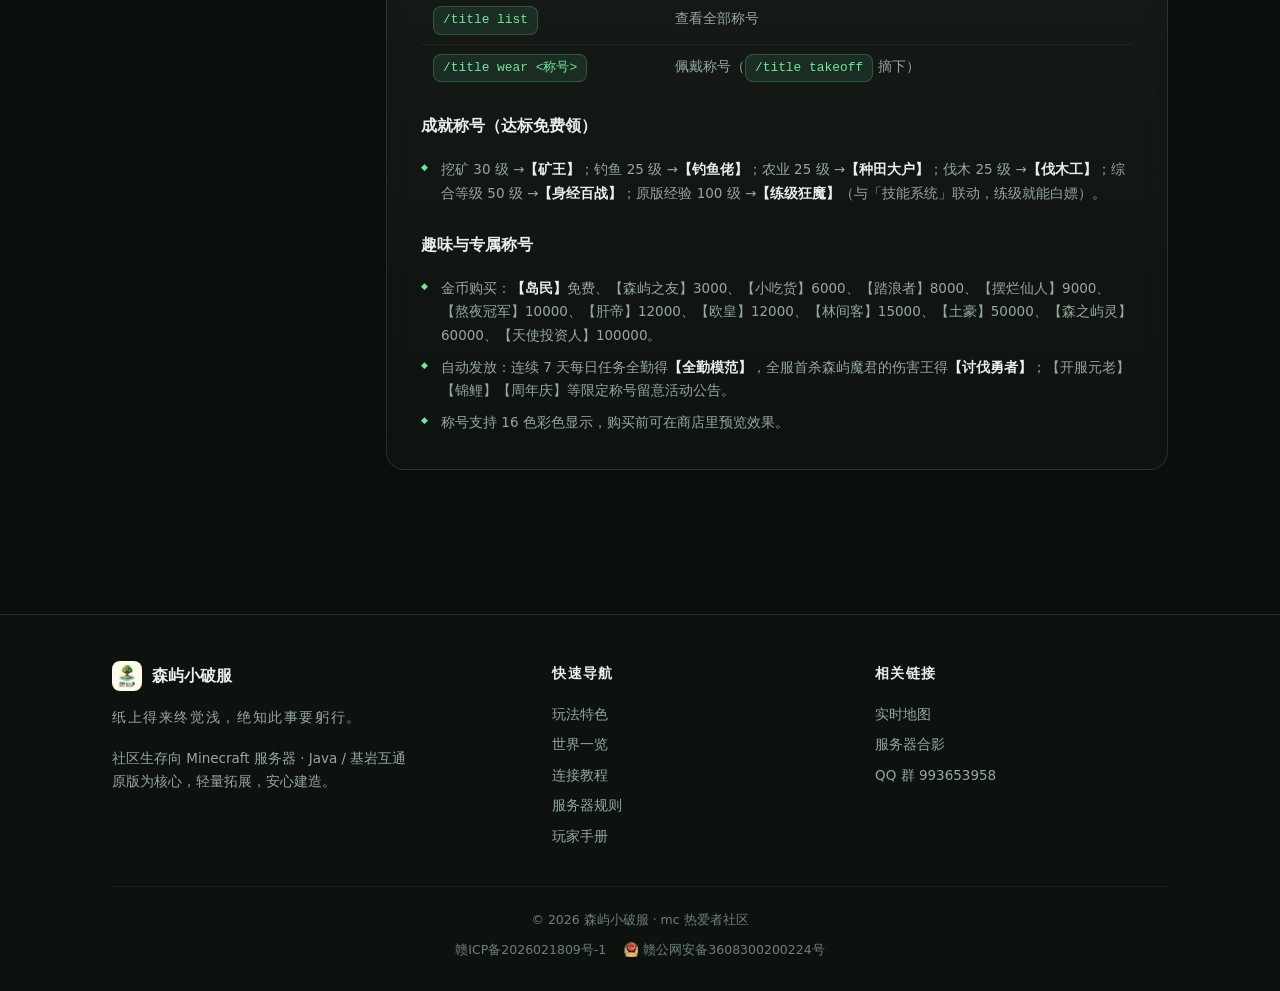
<file: docs.html>
<!DOCTYPE html>
<html lang="zh-CN">
<head>
<meta charset="UTF-8">
<meta name="viewport" content="width=device-width, initial-scale=1.0">
<title>玩家手册 — 森屿 Minecraft</title>
<meta name="description" content="森屿服务器玩家功能指南：主菜单、传送家园、经济商店、领地、技能、签到、飞行、公会、小游戏、螺旋跑酷、每日任务、全服空投、Boss 战、称号系统与 QQ 群互通的完整命令说明。">
<link rel="icon" href="tb.png" type="image/png">
<link rel="stylesheet" href="./assets/style.css">
</head>
<body>
<div class="aurora"></div>
<div class="grain"></div>
<div class="fireflies"></div>

<header class="nav">
  <div class="nav-inner">
    <a class="brand" href="./index.html">
      <img src="tb.png" alt="森屿">
      <span><span class="name">森屿</span><br><span class="sub">SENYU · MINECRAFT</span></span>
    </a>
    <nav class="nav-links">
      <a href="./index.html">首页</a>
      <a href="./index.html#gameplay">玩法</a>
      <a href="./index.html#connect">连接</a>
      <a href="./index.html#rules">规则</a>
      <a href="./docs.html">玩家手册</a>
    </nav>
    <div style="display:flex;align-items:center;gap:12px;">
      <button class="btn primary small" data-copy-ip>复制地址</button>
      <button class="nav-burger" aria-label="菜单">
        <svg width="20" height="20" viewBox="0 0 24 24" fill="none" stroke="currentColor" stroke-width="2" stroke-linecap="round"><path d="M4 7h16M4 12h16M4 17h16"/></svg>
      </button>
    </div>
  </div>
</header>
<div class="mobile-menu">
  <a href="./index.html">首页</a>
  <a href="./index.html#gameplay">玩法</a>
  <a href="./index.html#connect">连接</a>
  <a href="./index.html#rules">规则</a>
  <a href="./docs.html">玩家手册</a>
  <a href="#" data-link="MAP_VIEW_URL">实时地图</a>
</div>

<div class="page-head wrap">
  <div class="kicker" style="justify-content:center;">GUIDE · 玩家手册</div>
  <h1>服务器玩家功能指南</h1>
  <p>面向全体玩家，介绍服务器内各功能的玩法与常用命令。<br>输入 <span class="cmd">/cd</span> 打开主菜单，绝大多数功能都能一键直达。</p>
</div>

<div class="wrap docs-layout">
  <aside class="toc card">
    <div class="toc-title">目录 · INDEX</div>
    <nav>
      <a href="#d1">一 · 主菜单</a>
      <a href="#d2">二 · 传送与家园</a>
      <a href="#d3">三 · 世界一览</a>
      <a href="#d4">四 · 经济与商店</a>
      <a href="#d5">五 · 领地系统</a>
      <a href="#d6">六 · 技能系统</a>
      <a href="#d7">七 · 每日签到</a>
      <a href="#d8">八 · 飞行时间</a>
      <a href="#d9">九 · 姿势互动</a>
      <a href="#d10">十 · 抱起小伙伴</a>
      <a href="#d11">十一 · 假人系统</a>
      <a href="#d12">十二 · 皮肤更换</a>
      <a href="#d13">十三 · QQ 群互通</a>
      <a href="#d14">十四 · 数据统计</a>
      <a href="#d15">十五 · 公会系统</a>
      <a href="#d16">十六 · 小游戏</a>
      <a href="#d17">十七 · 螺旋跑酷</a>
      <a href="#d18">十八 · 实用小功能</a>
      <a href="#d19">十九 · 每日任务</a>
      <a href="#d20">二十 · 全服空投</a>
      <a href="#d21">二十一 · Boss 战</a>
      <a href="#d22">二十二 · 称号系统</a>
    </nav>
  </aside>

  <main>
        <section class="doc-sec" id="d1">
      <div class="card doc-card">
        <h2>🧭 一、服务器主菜单（/cd）</h2>
        <p class="intro">输入 <span class="cmd">/cd</span> 打开主菜单，六大分类入口如下（首次进服会自动获得一枚<b>菜单时钟</b>，右键时钟也能打开主菜单；基岩版玩家自动使用箱子版界面）：</p>
        <ul class="tips">
          <li><b>传送 · 家园</b>：大厅 / 家园世界 / 资源世界 / 返回上一位置 / 我的家园 / 玩家互传（<b>/etp</b>）</li>
          <li><b>商店 · 交易</b>：官方商店（<b>/shop</b>）、玩家拍卖行（<b>/ah</b>）</li>
          <li><b>福利 · 成长</b>：每日签到、技能菜单、金币飞行</li>
          <li><b>领地 · 社交</b>：领地圈地（Dominion）、公会（<b>/guildgui</b>）、挂机假人（<b>/fp</b>）</li>
          <li><b>娱乐 · 玩法</b>：竞技场与跑酷、幸运之柱（<b>/lucky join</b>）、坐躺爬姿势</li>
          <li><b>实用 · 设置</b>：皮肤更换、规章制度、界面风格切换（<b>/ui</b>）、玩家反馈</li>
        </ul>
      </div>
    </section>

    <section class="doc-sec" id="d2">
      <div class="card doc-card">
        <h2>🏠 二、传送与家园</h2>
        <h3>家园系统</h3>
        <table class="cmd-table">
          <thead><tr><th>命令</th><th>说明</th></tr></thead>
          <tbody>
            <tr><td><span class="cmd">/sethome &lt;名称&gt;</span></td><td>在脚下设置家（普通玩家最多 10 个、VIP 20 个、管理员 50 个，家园世界与资源世界均可设置）</td></tr>
            <tr><td><span class="cmd">/home [名称]</span></td><td>回家</td></tr>
            <tr><td><span class="cmd">/delhome &lt;名称&gt;</span></td><td>删除家</td></tr>
          </tbody>
        </table>
        <h3>传送</h3>
        <table class="cmd-table">
          <thead><tr><th>命令</th><th>说明</th></tr></thead>
          <tbody>
            <tr><td><span class="cmd">/back</span></td><td>返回上次传送 / 死亡的位置</td></tr>
            <tr><td><span class="cmd">/etp</span></td><td>打开玩家互传菜单，GUI 点选在线玩家发起请求（60 秒内有效，两次发送需间隔 3 秒）</td></tr>
            <tr><td><span class="cmd">/etp &lt;玩家&gt;</span></td><td>命令方式请求传送到某玩家身边（60 秒内有效）</td></tr>
            <tr><td><span class="cmd">/etp &lt;玩家&gt; here</span></td><td>命令方式请求某玩家传送到你身边</td></tr>
            <tr><td><span class="cmd">/etpyes / /etpno</span></td><td>接受 / 拒绝收到的传送请求（不处理则 60 秒后自动过期）</td></tr>
            <tr><td><span class="cmd">/etpd</span></td><td>对话框版互传菜单：点选玩家发起请求、处理收到的请求</td></tr>
            <tr><td><span class="cmd">/tpr</span></td><td>随机传送（默认送往资源世界，范围 100~1500 格，冷却 10 分钟，免费），适合出门挖矿开荒</td></tr>
          </tbody>
        </table>
        <ul class="tips"><li>互传请求统一 <b>60 秒</b>有效，基岩版推荐用 <span class="cmd">/etpd</span> 或 <span class="cmd">/etp</span> 菜单点选。</li></ul>
      </div>
    </section>

    <section class="doc-sec" id="d3">
      <div class="card doc-card">
        <h2>🌍 三、世界一览</h2>
        <p class="intro">服务器包含以下世界（可在主菜单快速传送）：</p>
        <table class="cmd-table">
          <thead><tr><th>世界</th><th>说明</th></tr></thead>
          <tbody>
            <tr><td><b>大厅（主城）</b></td><td>出生点与主城，<span class="cmd">/warp lobby</span></td></tr>
            <tr><td><b>家园世界</b></td><td>建家、圈地的主要生存世界，<span class="cmd">/warp world</span>；<b>永久存档</b>，领地与家的名额互不占用</td></tr>
            <tr><td><b>资源世界</b></td><td>公共资源采集世界（真实感地形生成），<span class="cmd">/tpr</span> 随机传送默认目的地（100~1500 格，冷却 10 分钟）；<b>禁止圈地、禁止野外扎根建房</b>，可设置家，资源及时搬回家园世界</td></tr>
            <tr><td><b>玩家竞技场</b></td><td>PvP 对战区域（场内无怪物），<span class="cmd">/warp pvp</span></td></tr>
            <tr><td><b>跑酷娱乐</b></td><td>无奖励的跑酷地图，纯打发时间，<span class="cmd">/warp pk</span>；站上<b>金块</b>自动保存检查点，随身工具自动发放；<b>背包独立</b>，禁止设家与商店交易（详见「螺旋跑酷」章节）</td></tr>
            <tr><td><b>幸运之柱</b></td><td>12 柱空中 PVP 小游戏世界，<span class="cmd">/lucky join</span> 免费入场（详见「小游戏」章节）</td></tr>
            <tr><td><b>下界 / 末地</b></td><td>正常生存维度；<b>禁止圈领地、禁止设置家</b>，仅临时探索使用</td></tr>
          </tbody>
        </table>
        <ul class="tips">
          <li>大厅、家园、资源、竞技场与下界 / 末地之间<b>共用同一套背包</b>；跑酷与幸运之柱世界背包独立，放心去玩。</li>
          <li>家园与资源世界分开，是为了防止家园世界被挖得乱七八糟。</li>
        </ul>
      </div>
    </section>

    <section class="doc-sec" id="d4">
      <div class="card doc-card">
        <h2>💰 四、经济、商店与拍卖行</h2>
        <p class="intro">服务器货币为金币，商店与拍卖行界面以 <b>¥</b> 标价。</p>
        <h3>金币相关</h3>
        <table class="cmd-table">
          <thead><tr><th>命令</th><th>说明</th></tr></thead>
          <tbody>
            <tr><td><span class="cmd">/balance（/bal）</span></td><td>查询余额</td></tr>
            <tr><td><span class="cmd">/pay &lt;玩家&gt; &lt;金额&gt;</span></td><td>向其他玩家转账（收取 <b>5%</b> 手续费）</td></tr>
            <tr><td><span class="cmd">/paytoggle</span></td><td>开启 / 关闭接收他人转账</td></tr>
            <tr><td><span class="cmd">/balancetop</span></td><td>查看全服财富排行</td></tr>
          </tbody>
        </table>
        <h3>游戏内商店与拍卖行（SenyuShop）</h3>
        <p class="intro">官方商店一站式收购出售；玩家拍卖行自由定价交易，手中物品对着想要出售的物品输入命令即可上架。</p>
        <table class="cmd-table">
          <thead><tr><th>命令</th><th>说明</th></tr></thead>
          <tbody>
            <tr><td><span class="cmd">/shop</span></td><td>打开官方商店（<b>零手续费零税金</b>，买卖全额到账）</td></tr>
            <tr><td><span class="cmd">/shop search &lt;关键词&gt;</span></td><td>按名称搜索商店在售物品（支持中文）</td></tr>
            <tr><td><span class="cmd">/shop sell</span></td><td>打开官方回收专场，把手头物资卖给系统</td></tr>
            <tr><td><span class="cmd">/shopchest</span></td><td>箱子版商店：左键购买（Shift 整组买）、右键出售（Shift 卖光同类）</td></tr>
            <tr><td><span class="cmd">/ah</span></td><td>打开玩家拍卖行</td></tr>
            <tr><td><span class="cmd">/ah sell &lt;价格&gt;</span></td><td>将手中物品以指定价格上架（每人最多 10 件在售，上架 7 天未售出自动过期）</td></tr>
            <tr><td><span class="cmd">/ah my</span></td><td>查看我的上架与成交记录，取回过期物品</td></tr>
            <tr><td><span class="cmd">/ahchest</span></td><td>箱子版拍卖行，左键两次确认购买</td></tr>
          </tbody>
        </table>
        <h3>拍卖成交累进税</h3>
        <table class="cmd-table">
          <thead><tr><th>卖家成交时余额</th><th>税率</th><th>成交 ¥10,000 实收</th></tr></thead>
          <tbody>
            <tr><td>≤ 1 千</td><td>1%</td><td>¥9,900</td></tr>
            <tr><td>≤ 1 万</td><td>2%</td><td>¥9,800</td></tr>
            <tr><td>≤ 2.5 万</td><td>3%</td><td>¥9,700</td></tr>
            <tr><td>≤ 5 万</td><td>4%</td><td>¥9,600</td></tr>
            <tr><td>≤ 10 万</td><td>5%</td><td>¥9,500</td></tr>
            <tr><td>≤ 25 万</td><td>10%</td><td>¥9,000</td></tr>
            <tr><td>≤ 50 万</td><td>12%</td><td>¥8,800</td></tr>
            <tr><td>&gt; 50 万</td><td>20%</td><td>¥8,000</td></tr>
          </tbody>
        </table>
        <ul class="tips">
          <li>税只发生在<b>玩家拍卖行成交时向卖家收取</b>；按卖家<b>成交那一刻的余额</b>从上往下取第一个满足的档位，余额越高税率越高。</li>
          <li>税金<b>全额销毁</b>（不进系统也不进任何玩家口袋），用于抑制通胀；官方商店不收任何税。</li>
          <li>成交金额先扣税再入账，实收金额在下单确认页和成交消息里都写清楚，所见即所得。</li>
          <li>商店不再需要跑图换世界：任意位置输入 <span class="cmd">/shop</span> 直接打开；主菜单 <span class="cmd">/cd</span> 也有入口。</li>
          <li>官方商店采用<b>动态定价</b>：物价随全服供需浮动，买入越多越贵、卖出越多越低，物价更真实。</li>
        </ul>
      </div>
    </section>

    <section class="doc-sec" id="d5">
      <div class="card doc-card">
        <h2>🛡️ 五、领地系统（Dominion）</h2>
        <p class="intro">用<b>木锄</b>即可圈地，保护你的建筑不被他人破坏：</p>
        <ul class="tips">
          <li>手持木锄，<b>左键</b>方块选第一个点，<b>右键</b>方块选第二个点（两点确定一个长方体区域，自动包含全高度）。</li>
          <li>输入 <span class="cmd">/dom create &lt;领地名称&gt;</span> 创建领地（<b>/dominion 可简写为 /dom</b>），创建时按方块数量扣费。</li>
          <li>手持<b>线</b>点击方块，可查看脚下是哪个领地、归谁所有。</li>
          <li>输入 <span class="cmd">/dom</span> 打开领地管理菜单，成员管理、分组权限、访客权限等都在菜单里点点即可完成。</li>
        </ul>
        <h3>规则与限制</h3>
        <ul class="tips">
          <li>每人最多创建 <b>30 个领地</b>（VIP 权限组可达 <b>50 个</b>，均含子领地），单领地最大 <b>128 × 128</b>，最小 4 × 4。</li>
          <li>价格 <b>0.07 金币 / 方块</b>（只按底面积计费，高度不计），圈地必须是长方形。</li>
          <li>子领地最多嵌套 <b>3 层</b>。</li>
          <li>领地缩小或删除<b>不予退款</b>，圈地前请先规划好范围。</li>
          <li>资源世界、下界、末地、大厅与竞技场均<b>禁止圈地</b>；<b>180 天不上线</b>的账号，其领地会被系统自动清理。</li>
          <li><span class="cmd">/dom tp &lt;领地&gt;</span> 可传送到自己的领地（传送延迟 5 秒、冷却 10 秒，期间移动会取消）。</li>
        </ul>
      </div>
    </section>

    <section class="doc-sec" id="d6">
      <div class="card doc-card">
        <h2>⚔️ 六、技能系统（AuraSkills）</h2>
        <p class="intro">玩游戏就能涨经验！挖矿、种田、钓鱼、战斗等行为都会提升对应技能等级，升级解锁被动能力和法力技能。</p>
        <table class="cmd-table">
          <thead><tr><th>命令</th><th>说明</th></tr></thead>
          <tbody>
            <tr><td><span class="cmd">/skills</span></td><td>打开技能菜单，查看所有技能与升级路线</td></tr>
            <tr><td><span class="cmd">/stats</span></td><td>查看自己的属性面板</td></tr>
            <tr><td><span class="cmd">/mana</span></td><td>查看法力值</td></tr>
          </tbody>
        </table>
        <h3>已开启的 11 项技能</h3>
        <p class="intro">农业、伐木、采矿、钓鱼、挖掘、射箭、防御、战斗、敏捷、炼金、附魔（<b>满级均为 100 级</b>）。</p>
      </div>
    </section>

    <section class="doc-sec" id="d7">
      <div class="card doc-card">
        <h2>📅 七、每日签到（LiteSignIn）</h2>
        <p class="intro">每天输入 <span class="cmd">/signin</span>（或 <span class="cmd">/litesignin</span>）打开签到界面，点一下即可领取当日奖励。</p>
        <ul class="tips">
          <li>每日基础奖励：<b>钻石 ×1、铁锭 ×6</b>；捐助支持的玩家（VIP 权限组）为<b>钻石 ×2、金锭 ×2、铁锭 ×12</b>，另有点券奖励。</li>
          <li>每天<b>在线满 10 分钟</b>后才能签到；全服<b>第一个签到</b>的玩家当日奖励翻倍。</li>
          <li>每连签满 3 天额外送 <b>金苹果 ×1</b>（3 天一循环）；周日签到额外送金苹果。</li>
          <li>连签 7 天：<b>超级钻石剑 ×1 + 金苹果 ×1</b>。</li>
          <li>节日与特殊日期（如圣诞节）还有额外惊喜。</li>
          <li>累计签到满 100 天奖励 <b>1000 金币</b>，此后每再满 100 天周期再奖 500 金币；每年 1~3 月，当月连签满 15 天额外再送 <b>100 金币</b>。</li>
          <li>断签了也不用慌，可以使用<b>补签卡</b>补签（用 <span class="cmd">/signin info</span> 查看补签卡），补签奖励与每日奖励相同，VIP 玩家同样加量。</li>
        </ul>
      </div>
    </section>

    <section class="doc-sec" id="d8">
      <div class="card doc-card">
        <h2>✈️ 八、飞行时间（FlyTime）</h2>
        <p class="intro">飞行时间按分钟计费，飞行时屏幕上方有倒计时条。</p>
        <table class="cmd-table">
          <thead><tr><th>命令</th><th>说明</th></tr></thead>
          <tbody>
            <tr><td><span class="cmd">/flybuy</span></td><td>打开飞行商店菜单，快捷档位 <b>10 / 30 / 60 / 300 / 1440 分钟</b>（简写 <span class="cmd">/fb</span>）</td></tr>
            <tr><td><span class="cmd">/fly buy &lt;数量&gt;</span></td><td>购买飞行时间，<b>1 金币 / 分钟</b>（可用 m 分钟、h 小时、d 天、w 周、mo 月作单位）</td></tr>
            <tr><td><span class="cmd">/fly time</span></td><td>查看剩余飞行时间</td></tr>
            <tr><td><span class="cmd">/fly pause</span></td><td>暂停倒计时（站着休息时省钱）</td></tr>
            <tr><td><span class="cmd">/fly resume</span></td><td>恢复倒计时</td></tr>
          </tbody>
        </table>
        <ul class="tips"><li>飞行时间仅限家园世界（主世界）使用，累计时间<b>无上限</b>。签到、节日活动期间也可能会赠送飞行时间。</li></ul>
      </div>
    </section>

    <section class="doc-sec" id="d9">
      <div class="card doc-card">
        <h2>🎭 九、姿势互动（GSit）</h2>
        <table class="cmd-table">
          <thead><tr><th>命令</th><th>说明</th></tr></thead>
          <tbody>
            <tr><td><span class="cmd">/sit</span></td><td>原地坐下（也可以空手右键楼梯、台阶、地毯直接坐下）</td></tr>
            <tr><td><span class="cmd">/lay</span></td><td>原地躺下</td></tr>
            <tr><td><span class="cmd">/crawl</span></td><td>爬行</td></tr>
            <tr><td><span class="cmd">/spin / /bellyflop</span></td><td>旋转 / 俯卧等趣味姿势</td></tr>
          </tbody>
        </table>
        <ul class="tips"><li>潜行即可起身。还可以<b>坐到其他玩家头上</b>（欢乐加倍）。</li></ul>
      </div>
    </section>

    <section class="doc-sec" id="d10">
      <div class="card doc-card">
        <h2>🫂 十、抱起小伙伴（PickMeUp）</h2>
        <p class="intro"><b>潜行 + 右键</b>点击目标即可把 TA 抱起来，再次潜行 + 右键把 TA 丢出去。</p>
        <ul class="tips"><li>可以抱起：猪、鸡、兔子、狼、羊、鹦鹉、村民、牛、熊猫、僵尸、苦力怕、船，以及其他玩家。</li></ul>
      </div>
    </section>

    <section class="doc-sec" id="d11">
      <div class="card doc-card">
        <h2>🧍 十一、假人系统（fakeplayer）</h2>
        <p class="intro">每个玩家可以召唤最多 <b>2 个假人</b>（全服上限 10 个），让假人帮你挂机、干活。</p>
        <table class="cmd-table">
          <thead><tr><th>命令</th><th>说明</th></tr></thead>
          <tbody>
            <tr><td><span class="cmd">/fp spawn</span></td><td>在脚下生成一个假人</td></tr>
            <tr><td><span class="cmd">/fp kill</span></td><td>移除假人</td></tr>
            <tr><td><span class="cmd">/fp list</span></td><td>查看假人列表</td></tr>
            <tr><td><span class="cmd">/fp help</span></td><td>查看全部子命令（移动、挖掘、攻击、换肤等）</td></tr>
          </tbody>
        </table>
      </div>
    </section>

    <section class="doc-sec" id="d12">
      <div class="card doc-card">
        <h2>👕 十二、皮肤更换（SkinsRestorer）</h2>
        <table class="cmd-table">
          <thead><tr><th>命令</th><th>说明</th></tr></thead>
          <tbody>
            <tr><td><span class="cmd">/skin</span></td><td>打开皮肤菜单（<span class="cmd">/skins</span> 同效，含推荐皮肤与自定义皮肤列表）</td></tr>
            <tr><td><span class="cmd">/skin set &lt;玩家名&gt;</span></td><td>使用某位正版玩家的皮肤</td></tr>
            <tr><td><span class="cmd">/skin url &lt;图片链接&gt;</span></td><td>通过图片链接加载皮肤</td></tr>
            <tr><td><span class="cmd">/skin clear</span></td><td>恢复默认皮肤</td></tr>
          </tbody>
        </table>
      </div>
    </section>

    <section class="doc-sec" id="d13">
      <div class="card doc-card">
        <h2>💬 十三、QQ 群与游戏互通</h2>
        <ul class="tips">
          <li><b>绑定账号</b>：未绑定的玩家进服时会显示一串 <b>6 位验证码</b>（<b>10 分钟内有效</b>，过期就重新进服再取一个），在 QQ 群里直接发送这串验证码即可完成绑定；同一个 QQ 最多绑定 <b>2 个</b>游戏 ID。</li>
          <li><b>群签到</b>：绑定后每天在群里发送 <b>签到</b>，金币直接进游戏余额——每天基础 <b>200 金币</b>，连续签到每多 1 天再加 20，单日最高 <b>600 金币</b>（和游戏内 <b>/signin</b> 签到是两套奖励，都能领)。</li>
          <li><b>群内查询</b>：<b>服务器状态</b> / <b>在线人数</b> 查实时 TPS 与在线人数；<b>背包</b>、<b>个人资料</b> 查自己绑定的角色（背包需先进过一次服务器才有快照）；<b>统计 [角色名]</b> 查时长、签到、技能与余额；<b>查询</b> 可按玩家名、坐标范围查方块记录（支持 <b>查询 排行</b>），结果可翻页。群里发送「<b>帮助</b>」随时查看全部指令。</li>
          <li><b>解除绑定</b>：发送 <b>解绑</b> 查看绑定列表，再按提示发送 <b>确认解绑</b>（5 分钟内有效）；角色在线时会先被踢下线。退出群聊也会自动解绑。</li>
          <li><b>聊天互通</b>：游戏内发送以 <b>#</b> 开头的消息会转发到 QQ 群；群里发送以 <b>#</b> 开头的消息也会转发进游戏。</li>
        </ul>
        <p class="intro" style="margin-top:16px;">QQ 群：<b data-text="QQ_GROUP"></b> · <a href="#" data-link="QQ_GROUP_URL">点此一键加群 →</a></p>
      </div>
    </section>

    <section class="doc-sec" id="d14">
      <div class="card doc-card">
        <h2>📊 十四、数据统计与查询</h2>
        <h3>个人数据统计（SenyuStats）</h3>
        <table class="cmd-table">
          <thead><tr><th>命令</th><th>说明</th></tr></thead>
          <tbody>
            <tr><td><span class="cmd">/senyustats [玩家名]</span></td><td>查看自己或指定玩家的数据（简写 <span class="cmd">/sstats</span>）</td></tr>
            <tr><td><span class="cmd">/senyustats top &lt;时长|击杀|死亡|距离|跳跃&gt; [数量]</span></td><td>查看对应项目的全服排行榜</td></tr>
          </tbody>
        </table>
        <ul class="tips"><li>统计项：真实在线时长（挂机 10 分钟以上不计入）、击杀、死亡、移动距离、跳跃次数。</li></ul>
        <h3>建筑与方块查询（CoreProtect，服主自研封装）</h3>
        <table class="cmd-table">
          <thead><tr><th>命令</th><th>说明</th></tr></thead>
          <tbody>
            <tr><td><span class="cmd">/cpstats [玩家名]</span></td><td>查看某玩家的方块统计（放置 / 破坏 / 开箱等，简写 <span class="cmd">/cps</span>）</td></tr>
            <tr><td><span class="cmd">/cpq player &lt;玩家名&gt; [7d]</span></td><td>查询某玩家最近的方块改动记录</td></tr>
            <tr><td><span class="cmd">/cpq at &lt;x&gt; &lt;z&gt; [y] [r:5] [世界] [7d]</span></td><td>查询某坐标附近的改动记录，查家、查是谁拆的最合适</td></tr>
            <tr><td><span class="cmd">/cpq top [10]</span></td><td>查看方块活跃度榜单</td></tr>
          </tbody>
        </table>
        <ul class="tips">
          <li><span class="cmd">/cpq</span> 的时间参数支持 <b>s / m / h / d / w</b>（如 <span class="cmd">24h</span>、<span class="cmd">2w</span>），缺省查询最近 <b>7 天</b>；<span class="cmd">at</span> 查询默认半径 5 格，自动排除自然环境破坏。</li>
          <li>全服方块行为都会被记录：家被拆了查一下就知道是谁、什么时候干的，管理员也能据此精确回滚损失；死亡掉落的物品也可联系管理员通过背包回档找回。</li>
        </ul>
      </div>
    </section>

    <section class="doc-sec" id="d15">
      <div class="card doc-card">
        <h2>🏰 十五、公会系统（Guild）</h2>
        <p class="intro">和朋友组建公会一起玩：公会等级、公会银行、公会商店一应俱全。输入 <span class="cmd">/guildgui</span> 打开公会面板（主菜单 → 领地 · 社交 也有入口）。</p>
        <table class="cmd-table">
          <thead><tr><th>命令</th><th>说明</th></tr></thead>
          <tbody>
            <tr><td><span class="cmd">/guild create &lt;名称&gt;</span></td><td>创建公会（花费 <b>5000 金币</b>，名称 3~16 个字符）</td></tr>
            <tr><td><span class="cmd">/guildgui</span></td><td>打开公会主面板：信息 / 成员 / 银行 / 商店</td></tr>
            <tr><td><span class="cmd">/guild invite &lt;玩家&gt;</span></td><td>邀请玩家加入公会（<span class="cmd">/guild kick &lt;玩家&gt;</span> 移除）</td></tr>
            <tr><td><span class="cmd">/guildgui bank</span></td><td>公会银行：存款免费，取款收取 <b>5% 手续费</b>（干部及以上可取款）</td></tr>
            <tr><td><span class="cmd">/guild chat</span></td><td>公会专属频道聊天</td></tr>
            <tr><td><span class="cmd">/guild top / /guild info</span></td><td>公会排行榜 / 查看公会信息</td></tr>
            <tr><td><span class="cmd">/guild leave / /guild disband</span></td><td>退出公会 / 解散公会（解散后 24 小时内无法再建）</td></tr>
          </tbody>
        </table>
        <h3>等级与成长</h3>
        <ul class="tips">
          <li>公会基础人数上限 <b>10 人</b>，每升 1 级 +5 人；升级费用为 <b>35000 ×（1 + 等级 × 0.08）</b> 金币。</li>
          <li>全体成员的日常行为都会给公会涨经验：击杀生物、放置 / 挖掘方块、钓鱼、与村民交易、完成成就等（挖泥土、石头这类普通方块不计）。</li>
          <li>公会商店随等级解锁（Lv.1 / Lv.5 / Lv.10 各有商品），用公会币购买。</li>
          <li>职位分为会长 / 干部（最多 3 人）/ 会员。</li>
        </ul>
      </div>
    </section>

    <section class="doc-sec" id="d16">
      <div class="card doc-card">
        <h2>🎯 十六、小游戏：幸运之柱（LuckyPillar）</h2>
        <p class="intro">12 根错落柱子的空中竞技场，<b>3~12 人</b>乱斗，活到最后就是赢家。输入 <span class="cmd">/lucky join</span> 即可加入，<span class="cmd">/lucky status</span> 查看战况，<span class="cmd">/lucky leave</span> 退出。</p>
        <ul class="tips">
          <li><b>免费入场</b>：满 3 人自动开始倒计时，开局有 5 秒保护笼。</li>
          <li>每 <b>8 秒</b>向所有存活玩家发放随机战利品——地牢 / 末地城 / 试炼密室等级的物资，金苹果、不死图腾、药水都能开出来。</li>
          <li>每 <b>15 秒</b>触发一次随机事件：天降铁砧、苦力怕潮、位置互换、背包交换、岩浆上涨、箭雨、僵尸潮、一击必杀……近 30 种。</li>
          <li>每 <b>60 秒</b>世界边界收缩一圈，逼所有人近身开战。</li>
          <li>允许放方块搭路（对局结束自动清除）；对局内只能使用 lucky 与私聊类命令。</li>
          <li>奖励：<b>获胜 200 金币</b>、每次击杀 <b>20 金币</b>。</li>
          <li>幸运之柱世界背包独立，正式背包不受影响。</li>
        </ul>
      </div>
    </section>

    <section class="doc-sec" id="d17">
      <div class="card doc-card">
        <h2>🏃 十七、螺旋跑酷（pk 世界）</h2>
        <p class="intro">纯休闲的螺旋跑酷图，<span class="cmd">/warp pk</span> 进入。进世界自动发两件随身工具：<b>主菜单钟</b>与<b>跑酷回传针</b>（右键回到最近检查点）。</p>
        <table class="cmd-table">
          <thead><tr><th>操作 / 命令</th><th>说明</th></tr></thead>
          <tbody>
            <tr><td>站上<b>金块</b></td><td>自动保存检查点（「记录点已更新 · 第 N 关」+ 升级音效）；落地即存起点档，第一关之前坠落也能回</td></tr>
            <tr><td><span class="cmd">/pk tp</span></td><td>传送回最近检查点（与右键回传针同一效果）</td></tr>
            <tr><td><span class="cmd">/pk clear</span></td><td>手动清除自己的检查点，从头再来</td></tr>
            <tr><td><span class="cmd">/pk info</span></td><td>查看跑酷世界、触发方块、已存档人数与随身工具说明</td></tr>
          </tbody>
        </table>
        <ul class="tips">
          <li>死亡走原版流程，重生后自动回到最近检查点；<b>离开 pk 世界自动清除</b>检查点，下次进来重新开始（<span class="cmd">/pk clear</span> 随时手动重置）。</li>
          <li><b>背包独立</b>：空包进场、退出背包照旧；工具件丢了会自动补发。</li>
          <li>pk 世界内<b>禁止设家</b>与<b>使用商店、拍卖行</b>（<span class="cmd">/shop</span>、<span class="cmd">/ah</span>）。</li>
        </ul>
      </div>
    </section>

    <section class="doc-sec" id="d18">
      <div class="card doc-card">
        <h2>🧰 十八、实用小功能</h2>
        <table class="cmd-table">
          <thead><tr><th>功能</th><th>说明</th></tr></thead>
          <tbody>
            <tr><td>快捷开箱</td><td><b>右键手持潜影盒直接打开</b>（无需放置）；右键还能快捷打开工作台、切石机、铁砧与末影箱</td></tr>
            <tr><td><span class="cmd">/sb</span></td><td>开关右侧信息侧边栏（日期、在线人数、延迟、金币、当前世界）</td></tr>
            <tr><td><span class="cmd">/ui</span></td><td>切换界面风格：对话框式 / 箱子菜单式，二选一</td></tr>
            <tr><td>菜单时钟</td><td>首次进服自动发放，右键时钟直接打开主菜单（等价 <span class="cmd">/cd</span>）</td></tr>
            <tr><td><span class="cmd">/back</span></td><td>死亡或传送后返回上一个位置（详见「传送与家园」）</td></tr>
          </tbody>
        </table>
        <ul class="tips">
          <li>实时网页地图 <a href="#" data-link="MAP_VIEW_URL">map.senyumc.top</a> 展示家园世界，能实时看到玩家头像、血量与护甲；隐身玩家不会出现在地图上。</li>
        </ul>
      </div>
    </section>

    <section class="doc-sec" id="d19">
      <div class="card doc-card">
        <h2>🎯 十九、每日任务（SenyuPlay）</h2>
        <p class="intro">每天上线先做任务！系统会从 <b>31 个任务</b>组成的任务池里，给你随机抽 <b>3 个类型不重复</b>的日常小目标，进度实时统计，完成即发金币。</p>
        <table class="cmd-table">
          <thead><tr><th>命令</th><th>说明</th></tr></thead>
          <tbody>
            <tr><td><span class="cmd">/quest</span></td><td>打开每日任务面板，查看今日 3 个任务与完成进度（别名 <span class="cmd">/renwu</span>、<span class="cmd">/rw</span>）</td></tr>
          </tbody>
        </table>
        <ul class="tips">
          <li>任务覆盖日常玩法：挖矿（石材 / 矿石 / 钻石）、击杀（怪物 / 亡灵 / 下界生物）、钓鱼、收割农作物、村民交易、熔炼、附魔、繁殖动物、放置方块、合成、进食、驯服宠物、剪羊毛、获得经验等。</li>
          <li>三个任务<b>全部完成</b>额外奖励 <b>300 金币</b>；<b>连续全勤</b>每多 1 天再 +100 金币（按 7 天计最高 +700）。</li>
          <li>连续 <b>7 天全勤</b>自动发放称号<b>【全勤模范】</b>（在 <span class="cmd">/title</span> 里佩戴，详见「称号系统」章节）；全勤时还会全服公告表扬。</li>
          <li>每天 0 点刷新任务，当日任务当日有效。</li>
        </ul>
      </div>
    </section>

    <section class="doc-sec" id="d20">
      <div class="card doc-card">
        <h2>📦 二十、全服空投（SenyuPlay）</h2>
        <p class="intro">每隔约 <b>90 分钟</b>（±30 分钟随机浮动，开服后 20 分钟投下第一波），<b>资源世界</b>野外（距出生点 300~5000 格）随机坐标<b>天降空投宝箱</b>：全服公告 + 屏幕大标题 + 粒子光柱指引，跟着光柱跑就对了。</p>
        <table class="cmd-table">
          <thead><tr><th>命令</th><th>说明</th></tr></thead>
          <tbody>
            <tr><td><span class="cmd">/airdrop next</span></td><td>查看下一次空投时间</td></tr>
          </tbody>
        </table>
        <ul class="tips">
          <li>每箱随机抽取 <b>15 发</b>战利品：<b>金币红包</b>（150~500，开箱直充余额）、钻石、下界合金碎片、<b>远古残骸</b>、附魔金苹果、不死图腾、经验瓶、末影珍珠、命名牌，以及中档附魔的铁质 / 钻石装备（如时运钻石镐、锋利掠夺钻石剑）。</li>
          <li>宝箱<b>不可破坏、不可爆炸、不可用漏斗偷取</b>，落地 30 分钟后自动消失（最后 5 分钟预警），被拿空则提前消失。</li>
          <li>矿物类战利品只放稀有款，商店不回收，多出来的可以走拍卖行 <span class="cmd">/ah</span> 交易。</li>
        </ul>
      </div>
    </section>

    <section class="doc-sec" id="d21">
      <div class="card doc-card">
        <h2>🐉 二十一、全服 Boss 战（SenyuPlay）</h2>
        <p class="intro">每周<b>周日 20:00</b>（提前 30 分钟全服预警），<b>玩家竞技场</b>刷新全服 Boss「<b>森屿魔君</b>」：<b>1024 点生命、3 倍体型</b>，护甲减伤 + 高额免击退 + 每秒回血，会冲撞、召唤爪牙、施放冲击波齐射，血量低于 <b>30%</b> 进入<b>狂暴</b>（伤害 +50%）。全服共享血条，人人都能上。</p>
        <table class="cmd-table">
          <thead><tr><th>命令</th><th>说明</th></tr></thead>
          <tbody>
            <tr><td><span class="cmd">/boss next</span></td><td>查看下次开战时间</td></tr>
            <tr><td><span class="cmd">/boss tp</span></td><td>传送到 Boss 战场（开战时快速集结）</td></tr>
          </tbody>
        </table>
        <ul class="tips">
          <li><b>参与奖</b>：战斗中造成过伤害的玩家每人 <b>1000 金币</b>保底。</li>
          <li><b>伤害排行</b>：第 1~5 名分别再奖 <b>8000 / 7000 / 6000 / 5000 / 4000</b> 金币。</li>
          <li><b>首杀纪念</b>：全服第一次击败森屿魔君时，伤害王自动获得称号<b>【讨伐勇者】</b>（永久保留，/title 里佩戴）。</li>
          <li>开打前记得备好装备与药水；竞技场内为 PvP 世界规则，注意场面秩序。</li>
        </ul>
      </div>
    </section>

    <section class="doc-sec" id="d22">
      <div class="card doc-card">
        <h2>🏅 二十二、称号系统（SenyuTitle）</h2>
        <p class="intro">输入 <span class="cmd">/title</span> 打开称号商店，佩戴后称号会显示在你的<b>聊天栏</b>里。称号三大来源：成就达标<b>免费领取</b>、商店<b>金币购买</b>、活动与管理员<b>发放</b>。</p>
        <table class="cmd-table">
          <thead><tr><th>命令</th><th>说明</th></tr></thead>
          <tbody>
            <tr><td><span class="cmd">/title</span></td><td>打开称号商店（别名 <span class="cmd">/chenghao</span>、<span class="cmd">/titles</span>）</td></tr>
            <tr><td><span class="cmd">/title list</span></td><td>查看全部称号</td></tr>
            <tr><td><span class="cmd">/title wear &lt;称号&gt;</span></td><td>佩戴称号（<span class="cmd">/title takeoff</span> 摘下）</td></tr>
          </tbody>
        </table>
        <h3>成就称号（达标免费领）</h3>
        <ul class="tips">
          <li>挖矿 30 级 →<b>【矿王】</b>；钓鱼 25 级 →<b>【钓鱼佬】</b>；农业 25 级 →<b>【种田大户】</b>；伐木 25 级 →<b>【伐木工】</b>；综合等级 50 级 →<b>【身经百战】</b>；原版经验 100 级 →<b>【练级狂魔】</b>（与「技能系统」联动，练级就能白嫖）。</li>
        </ul>
        <h3>趣味与专属称号</h3>
        <ul class="tips">
          <li>金币购买：<b>【岛民】</b>免费、【森屿之友】3000、【小吃货】6000、【踏浪者】8000、【摆烂仙人】9000、【熬夜冠军】10000、【肝帝】12000、【欧皇】12000、【林间客】15000、【土豪】50000、【森之屿灵】60000、【天使投资人】100000。</li>
          <li>自动发放：连续 7 天每日任务全勤得<b>【全勤模范】</b>，全服首杀森屿魔君的伤害王得<b>【讨伐勇者】</b>；【开服元老】【锦鲤】【周年庆】等限定称号留意活动公告。</li>
          <li>称号支持 16 色彩色显示，购买前可在商店里预览效果。</li>
        </ul>
      </div>
    </section>
  </main>
</div>

<footer>
  <div class="wrap">
    <div class="foot-grid">
      <div>
        <div class="foot-brand"><img src="tb.png" alt="森屿"><span>森屿小破服</span></div>
        <p class="poem">纸上得来终觉浅，绝知此事要躬行。</p>
        <p style="margin-top:10px;">社区生存向 Minecraft 服务器 · Java / 基岩互通<br>原版为核心，轻量拓展，安心建造。</p>
      </div>
      <div>
        <h4>快速导航</h4>
        <a href="./index.html#gameplay">玩法特色</a>
        <a href="./index.html#worlds">世界一览</a>
        <a href="./index.html#connect">连接教程</a>
        <a href="./index.html#rules">服务器规则</a>
        <a href="./docs.html">玩家手册</a>
      </div>
      <div>
        <h4>相关链接</h4>
        <a href="#" data-link="MAP_VIEW_URL">实时地图</a>
        <a href="https://www.kdocs.cn/l/chRQb2l1OM1w" target="_blank">服务器合影</a>
        <a href="#" data-link="QQ_GROUP_URL">QQ 群 <span data-text="QQ_GROUP"></span></a>
      </div>
    </div>
    <div class="foot-bottom">
      <p>© <span id="year">2026</span> 森屿小破服 · mc 热爱者社区</p>
      <div class="icp">
        <a href="https://beian.miit.gov.cn/" target="_blank">赣ICP备2026021809号-1</a>
        <a href="https://beian.mps.gov.cn/#/query/webSearch?code=3608300200224" rel="noreferrer"><img src="gongan.png" alt="公安备案">赣公网安备3608300200224号</a>
      </div>
    </div>
  </div>
</footer>

<script src="./assets/main.js"></script>
<script>document.getElementById('year').textContent = new Date().getFullYear();</script>
</body>
</html>
</file>
<file: assets/style.css>
/* ==========================================================
   森屿 Minecraft — 全新官网样式
   深色森系主题 · 自包含，无外部依赖
   ========================================================== */

:root {
  --bg: #0a0f0c;
  --bg-soft: #0d1510;
  --card: linear-gradient(180deg, rgba(255, 255, 255, .055), rgba(255, 255, 255, .02));
  --line: rgba(148, 190, 165, .16);
  --line-strong: rgba(148, 190, 165, .3);
  --text: #e7f0ea;
  --muted: #94a89b;
  --faint: #6d8175;
  --accent: #6ee7a0;
  --accent-deep: #34d399;
  --accent-dim: rgba(110, 231, 160, .12);
  --gold: #f2c66d;
  --gold-dim: rgba(242, 198, 109, .12);
  --sky: #82c8ff;
  --sky-dim: rgba(130, 200, 255, .12);
  --rose: #ff9d9d;
  --rose-dim: rgba(255, 157, 157, .12);
  --violet: #b8a6f2;
  --violet-dim: rgba(184, 166, 242, .12);
  --radius: 18px;
  --maxw: 1100px;
  --nav-h: 64px;
  --font: "PingFang SC", "Hiragino Sans GB", "Microsoft YaHei", "Source Han Sans SC", system-ui, sans-serif;
  --font-serif: "Songti SC", "Noto Serif SC", "SimSun", serif;
}

* { margin: 0; padding: 0; box-sizing: border-box; }

html { scroll-behavior: smooth; }

body {
  font-family: var(--font);
  background: var(--bg);
  color: var(--text);
  line-height: 1.75;
  overflow-x: hidden;
  -webkit-font-smoothing: antialiased;
}

/* ---------- 背景氛围层 ---------- */
.aurora {
  position: fixed; inset: 0; z-index: -2; pointer-events: none;
  background:
    radial-gradient(600px 400px at 15% -5%, rgba(52, 211, 153, .14), transparent 65%),
    radial-gradient(700px 500px at 85% 10%, rgba(94, 234, 212, .08), transparent 65%),
    radial-gradient(800px 600px at 50% 110%, rgba(52, 211, 153, .07), transparent 70%),
    var(--bg);
}
.grain {
  position: fixed; inset: 0; z-index: -1; pointer-events: none; opacity: .5;
  background-image: radial-gradient(rgba(255, 255, 255, .028) 1px, transparent 1px);
  background-size: 26px 26px;
  mask-image: radial-gradient(ellipse at 50% 0%, black 30%, transparent 80%);
}
.fireflies { position: fixed; inset: 0; z-index: -1; pointer-events: none; overflow: hidden; }
.fireflies span {
  position: absolute; width: 5px; height: 5px; border-radius: 50%;
  background: radial-gradient(circle, rgba(190, 255, 210, .9), rgba(110, 231, 160, 0) 70%);
  opacity: 0; animation: drift linear infinite;
}
@keyframes drift {
  0% { transform: translate3d(0, 0, 0); opacity: 0; }
  8% { opacity: var(--peak, .55); }
  50% { transform: translate3d(var(--dx, 40px), -46vh, 0); }
  92% { opacity: var(--peak, .55); }
  100% { transform: translate3d(calc(var(--dx, 40px) * -0.6), -92vh, 0); opacity: 0; }
}

/* ---------- 通用 ---------- */
.wrap { max-width: var(--maxw); margin: 0 auto; padding: 0 22px; }

.kicker {
  display: inline-flex; align-items: center; gap: 8px;
  font-size: 12px; letter-spacing: .28em; text-transform: uppercase;
  color: var(--accent); margin-bottom: 12px; font-weight: 600;
}
.kicker::before { content: ""; width: 22px; height: 1px; background: var(--accent); opacity: .6; }

h2.section-title {
  font-size: clamp(1.6rem, 3.4vw, 2.2rem);
  font-weight: 700; letter-spacing: .02em; line-height: 1.3;
}
.section-sub { color: var(--muted); margin-top: 10px; max-width: 640px; }
.sec-head { margin-bottom: 38px; }

section.block { padding: 84px 0; }
section.block + section.block { padding-top: 0; }

a { color: var(--accent); text-decoration: none; }
a:hover { color: var(--accent-deep); }

.card {
  background: var(--card);
  border: 1px solid var(--line);
  border-radius: var(--radius);
  backdrop-filter: blur(12px);
  -webkit-backdrop-filter: blur(12px);
  transition: transform .3s ease, border-color .3s ease, box-shadow .3s ease;
}
.card:hover {
  transform: translateY(-4px);
  border-color: var(--line-strong);
  box-shadow: 0 18px 44px rgba(0, 0, 0, .38), 0 0 0 1px rgba(110, 231, 160, .06);
}

.chip {
  display: inline-flex; align-items: center; gap: 6px;
  padding: 5px 13px; border-radius: 999px;
  font-size: 13px; border: 1px solid var(--line);
  background: rgba(255, 255, 255, .04); color: var(--muted);
  white-space: nowrap;
}
.chip em { font-style: normal; color: var(--text); font-family: ui-monospace, "SF Mono", Consolas, monospace; }
.chip.tone-green { color: var(--accent); border-color: rgba(110, 231, 160, .3); background: var(--accent-dim); }
.chip.tone-gold { color: var(--gold); border-color: rgba(242, 198, 109, .3); background: var(--gold-dim); }
.chip.tone-sky { color: var(--sky); border-color: rgba(130, 200, 255, .3); background: var(--sky-dim); }
.chip.tone-rose { color: var(--rose); border-color: rgba(255, 157, 157, .3); background: var(--rose-dim); }
.chip.tone-violet { color: var(--violet); border-color: rgba(184, 166, 242, .3); background: var(--violet-dim); }

.btn {
  display: inline-flex; align-items: center; justify-content: center; gap: 8px;
  padding: 11px 24px; border-radius: 999px; cursor: pointer;
  font-size: 15px; font-weight: 600; font-family: var(--font);
  border: 1px solid var(--line-strong);
  background: rgba(255, 255, 255, .05); color: var(--text);
  transition: all .25s ease; text-decoration: none;
}
.btn:hover { transform: translateY(-2px); border-color: var(--accent); color: var(--accent); background: rgba(110, 231, 160, .08); }
.btn.primary {
  background: linear-gradient(135deg, var(--accent), var(--accent-deep));
  border-color: transparent; color: #08120c;
  box-shadow: 0 8px 26px rgba(52, 211, 153, .3);
}
.btn.primary:hover { color: #08120c; box-shadow: 0 12px 32px rgba(52, 211, 153, .42); filter: brightness(1.05); }
.btn.ghost { background: transparent; }
.btn.small { padding: 8px 18px; font-size: 14px; }

code, .cmd {
  font-family: ui-monospace, "SF Mono", "Cascadia Code", Consolas, monospace;
  font-size: .92em;
}
.cmd {
  display: inline-block; padding: 2px 9px; border-radius: 8px;
  background: rgba(110, 231, 160, .1); border: 1px solid rgba(110, 231, 160, .22);
  color: var(--accent); white-space: nowrap;
}

/* ---------- 导航 ---------- */
.nav {
  position: fixed; top: 0; left: 0; right: 0; z-index: 100;
  height: var(--nav-h);
  transition: background .3s ease, border-color .3s ease, backdrop-filter .3s ease;
  border-bottom: 1px solid transparent;
}
.nav.scrolled {
  background: rgba(9, 14, 11, .82);
  backdrop-filter: blur(14px);
  -webkit-backdrop-filter: blur(14px);
  border-bottom-color: var(--line);
}
.nav-inner {
  max-width: var(--maxw); margin: 0 auto; padding: 0 22px;
  height: 100%; display: flex; align-items: center; justify-content: space-between; gap: 16px;
}
.brand { display: flex; align-items: center; gap: 11px; color: var(--text); }
.brand img { width: 34px; height: 34px; border-radius: 9px; box-shadow: 0 2px 10px rgba(0,0,0,.4); }
.brand .name { font-size: 18px; font-weight: 700; letter-spacing: .04em; line-height: 1.1; }
.brand .sub { font-size: 10.5px; color: var(--faint); letter-spacing: .18em; font-family: ui-monospace, monospace; }

.nav-links { display: flex; align-items: center; gap: 4px; }
.nav-links a {
  color: var(--muted); font-size: 14.5px; padding: 7px 13px; border-radius: 10px;
  transition: all .2s ease; position: relative;
}
.nav-links a:hover { color: var(--text); background: rgba(255, 255, 255, .05); }
.nav-links a.active { color: var(--accent); }

.nav-burger { display: none; background: none; border: 1px solid var(--line); border-radius: 10px; padding: 7px 10px; cursor: pointer; color: var(--text); }
.nav-burger svg { display: block; }
.mobile-menu { display: none; }

/* ---------- Hero ---------- */
.hero { position: relative; padding: calc(var(--nav-h) + 76px) 0 60px; text-align: center; }
.hero h1 {
  font-size: clamp(2.5rem, 7vw, 4.3rem); font-weight: 800;
  letter-spacing: .03em; line-height: 1.15;
  background: linear-gradient(120deg, #f2fbf5 30%, #9ff0c0 60%, #5ecf94 85%);
  -webkit-background-clip: text; background-clip: text; color: transparent;
  text-shadow: 0 0 60px rgba(110, 231, 160, .18);
}
.hero .tagline { margin-top: 16px; font-size: clamp(1rem, 2.2vw, 1.2rem); color: var(--muted); }
.hero .tagline b { color: var(--text); font-weight: 600; }

.ip-chip {
  display: inline-flex; align-items: center; gap: 12px; margin-top: 30px;
  padding: 13px 14px 13px 22px; border-radius: 999px;
  border: 1px solid var(--line-strong);
  background: rgba(255, 255, 255, .045);
  font-family: ui-monospace, monospace; font-size: clamp(15px, 2.6vw, 19px);
  cursor: pointer; transition: all .25s ease; color: var(--text);
}
.ip-chip:hover { border-color: var(--accent); background: rgba(110, 231, 160, .08); transform: translateY(-2px); }
.ip-chip .copy-ico { font-size: 13px; color: var(--accent); border: 1px solid rgba(110, 231, 160, .3); border-radius: 999px; padding: 4px 11px; font-family: var(--font); }
.ip-chip.copied { border-color: var(--accent); background: rgba(110, 231, 160, .14); }
.ip-chip-row { display: flex; gap: 12px; justify-content: center; flex-wrap: wrap; }
.ip-chip-row .ip-chip span:first-child em { font-style: normal; font-weight: 700; color: var(--accent); }

.hero .badges { display: flex; justify-content: center; flex-wrap: wrap; gap: 10px; margin-top: 22px; }
.hero .actions { display: flex; justify-content: center; flex-wrap: wrap; gap: 13px; margin-top: 30px; }
.hero .port-hint { margin-top: 14px; font-size: 13px; color: var(--faint); }

.scroll-hint { margin-top: 54px; color: var(--faint); font-size: 12px; letter-spacing: .25em; display: flex; flex-direction: column; align-items: center; gap: 6px; }
.scroll-hint::after { content: ""; width: 1px; height: 34px; background: linear-gradient(var(--accent), transparent); animation: hint 1.8s ease infinite; }
@keyframes hint { 0%, 100% { transform: scaleY(.4); opacity: .4; } 50% { transform: scaleY(1); opacity: 1; } }

/* ---------- 关于 ---------- */
.about-grid { display: grid; grid-template-columns: 1.1fr .9fr; gap: 26px; align-items: stretch; }
.about-main { padding: 34px; }
.about-main p { color: var(--muted); margin-top: 14px; }
.about-main p b { color: var(--text); font-weight: 600; }
.about-stats { display: grid; grid-template-rows: repeat(4, 1fr); gap: 12px; }
.stat { display: flex; align-items: center; gap: 14px; padding: 14px 20px; }
.stat .num { font-size: 21px; font-weight: 800; font-family: ui-monospace, monospace; min-width: 92px; }
.stat .num.green { color: var(--accent); } .stat .num.gold { color: var(--gold); }
.stat .num.sky { color: var(--sky); } .stat .num.violet { color: var(--violet); }
.stat .lab { font-size: 13.5px; color: var(--muted); }

/* ---------- 特色卡片 ---------- */
.grid-3 { display: grid; grid-template-columns: repeat(3, 1fr); gap: 18px; }
.feat { padding: 26px; position: relative; overflow: hidden; }
.feat .ico {
  width: 46px; height: 46px; border-radius: 13px; display: flex; align-items: center; justify-content: center;
  font-size: 22px; margin-bottom: 16px; background: var(--accent-dim); border: 1px solid rgba(110, 231, 160, .25);
}
.feat.tone-gold .ico { background: var(--gold-dim); border-color: rgba(242, 198, 109, .25); }
.feat.tone-sky .ico { background: var(--sky-dim); border-color: rgba(130, 200, 255, .25); }
.feat.tone-violet .ico { background: var(--violet-dim); border-color: rgba(184, 166, 242, .25); }
.feat.tone-rose .ico { background: var(--rose-dim); border-color: rgba(255, 157, 157, .25); }
.feat h3 { font-size: 17px; font-weight: 700; margin-bottom: 8px; }
.feat p { font-size: 14px; color: var(--muted); }

/* ---------- 玩法标签页 ---------- */
.tabs { display: flex; flex-wrap: wrap; gap: 9px; margin-bottom: 24px; }
.tab-btn {
  padding: 9px 18px; border-radius: 999px; font-size: 14px; cursor: pointer;
  border: 1px solid var(--line); background: rgba(255, 255, 255, .03); color: var(--muted);
  font-family: var(--font); transition: all .22s ease;
}
.tab-btn:hover { color: var(--text); border-color: var(--line-strong); }
.tab-btn.active { background: var(--accent-dim); border-color: rgba(110, 231, 160, .4); color: var(--accent); font-weight: 600; }
.tab-panel { display: none; padding: 30px 34px; }
.tab-panel.active { display: block; animation: fadeUp .4s ease; }
@keyframes fadeUp { from { opacity: 0; transform: translateY(10px); } to { opacity: 1; transform: none; } }
.tab-panel h3 { font-size: 20px; font-weight: 700; margin-bottom: 10px; display: flex; align-items: center; gap: 10px; }
.tab-panel .desc { color: var(--muted); font-size: 14.5px; }
.tab-panel .cmds { display: flex; flex-wrap: wrap; gap: 9px; margin-top: 18px; }

/* ---------- 世界 ---------- */
.world-card { padding: 24px; }
.world-card .w-ico { font-size: 30px; }
.world-card h3 { font-size: 16.5px; font-weight: 700; margin-top: 12px; display: flex; align-items: center; gap: 8px; flex-wrap: wrap; }
.world-card p { font-size: 13.5px; color: var(--muted); margin-top: 6px; }
.tag { font-size: 11px; padding: 2px 9px; border-radius: 999px; font-weight: 500; }
.tag.spawn { background: var(--gold-dim); color: var(--gold); border: 1px solid rgba(242, 198, 109, .25); }
.tag.survival { background: var(--accent-dim); color: var(--accent); border: 1px solid rgba(110, 231, 160, .25); }
.tag.pvp { background: var(--rose-dim); color: var(--rose); border: 1px solid rgba(255, 157, 157, .25); }
.tag.dim { background: var(--violet-dim); color: var(--violet); border: 1px solid rgba(184, 166, 242, .25); }

/* ---------- 连接教程 ---------- */
.connect-grid { display: grid; grid-template-columns: 1fr 1fr; gap: 18px; }
.step-card { padding: 28px; }
.step-card .head { display: flex; align-items: center; gap: 12px; margin-bottom: 18px; }
.step-card .head .badge {
  width: 38px; height: 38px; border-radius: 11px; display: flex; align-items: center; justify-content: center;
  font-size: 18px; background: var(--sky-dim); border: 1px solid rgba(130, 200, 255, .3);
}
.step-card.bedrock .head .badge { background: var(--accent-dim); border-color: rgba(110, 231, 160, .3); }
.step-card h3 { font-size: 17px; font-weight: 700; }
.step-card ol { list-style: none; counter-reset: step; }
.step-card ol li {
  counter-increment: step; position: relative; padding: 9px 0 9px 42px;
  color: var(--muted); font-size: 14.5px; border-bottom: 1px dashed var(--line);
}
.step-card ol li:last-child { border-bottom: none; }
.step-card ol li::before {
  content: counter(step); position: absolute; left: 0; top: 9px;
  width: 26px; height: 26px; border-radius: 8px; font-size: 13px; font-weight: 700;
  display: flex; align-items: center; justify-content: center;
  background: rgba(255, 255, 255, .06); border: 1px solid var(--line); color: var(--accent);
}
.step-card ol li em { font-style: normal; color: var(--text); font-family: ui-monospace, monospace; font-size: 13.5px; }

.addr-line {
  display: flex; align-items: center; justify-content: center; gap: 14px; flex-wrap: wrap;
  padding: 16px 24px; margin-bottom: 20px; border-radius: var(--radius);
  border: 1px dashed var(--line-strong); background: rgba(110, 231, 160, .05);
  font-family: ui-monospace, monospace; font-size: 15px;
}
.addr-line .ip { color: var(--accent); font-weight: 700; font-size: 17px; }

/* FAQ 手风琴 */
.faq details, .rules details { border: 1px solid var(--line); border-radius: 14px; background: var(--card); overflow: hidden; transition: border-color .25s ease; }
.faq details + details, .rules details + details { margin-top: 12px; }
.faq details[open], .rules details[open] { border-color: rgba(110, 231, 160, .35); }
.faq summary, .rules summary {
  list-style: none; cursor: pointer; padding: 16px 22px;
  font-weight: 600; font-size: 15px; display: flex; align-items: center; gap: 12px; user-select: none;
}
.faq summary::-webkit-details-marker, .rules summary::-webkit-details-marker { display: none; }
.faq summary .ar, .rules summary .ar {
  margin-left: auto; color: var(--faint); transition: transform .25s ease; font-size: 12px; flex: none;
}
details[open] > summary .ar { transform: rotate(180deg); }
.faq .body, .rules .body { padding: 0 22px 18px; color: var(--muted); font-size: 14.5px; }
.faq .body b { color: var(--text); }

/* ---------- 规则 ---------- */
.rules .body ul { list-style: none; }
.rules .body li { padding: 5px 0 5px 20px; position: relative; }
.rules .body li::before { content: "·"; position: absolute; left: 4px; color: var(--accent); font-weight: 900; }
.rules .body li.no::before { content: "✕"; color: var(--rose); font-size: 11px; top: 8px; }
.rules .body li.ok::before { content: "✓"; color: var(--accent); font-size: 12px; top: 8px; }
.rules .body li b { color: var(--text); }
.punish { margin-top: 26px; }
.punish h4 { font-size: 15px; margin-bottom: 14px; color: var(--text); }
.p-row {
  display: flex; flex-wrap: wrap; gap: 4px 16px; justify-content: space-between; align-items: center;
  padding: 12px 18px; border-left: 3px solid; border-radius: 0 12px 12px 0;
  background: rgba(255, 255, 255, .03); font-size: 14px;
}
.p-row + .p-row { margin-top: 9px; }
.p-row .what { color: var(--muted); } .p-row .what b { color: var(--text); }
.p-row .pen { font-weight: 700; font-size: 13.5px; }
.p1 { border-color: #7cc7ff; } .p1 .pen { color: #7cc7ff; }
.p2 { border-color: var(--gold); } .p2 .pen { color: var(--gold); }
.p3 { border-color: #f2936d; } .p3 .pen { color: #f2936d; }
.p4 { border-color: var(--rose); } .p4 .pen { color: var(--rose); }

/* ---------- 税收表 ---------- */
.tax-table { width: 100%; border-collapse: collapse; font-size: 14px; }
.tax-table th { text-align: left; padding: 12px 16px; color: var(--faint); font-weight: 500; font-size: 12.5px; letter-spacing: .08em; border-bottom: 1px solid var(--line); }
.tax-table td { padding: 11px 16px; border-bottom: 1px solid rgba(148, 190, 165, .08); font-family: ui-monospace, monospace; }
.tax-table td:last-child { color: var(--gold); font-weight: 700; }
.tax-table tr:hover td { background: rgba(255, 255, 255, .025); }
.tax-note { font-size: 12.5px; color: var(--faint); margin-top: 14px; }

/* ---------- CTA ---------- */
.cta-band {
  position: relative; overflow: hidden; text-align: center;
  padding: 58px 30px; border-radius: 24px;
  background:
    radial-gradient(500px 240px at 20% 0%, rgba(52, 211, 153, .18), transparent 70%),
    radial-gradient(500px 240px at 80% 100%, rgba(94, 234, 212, .1), transparent 70%),
    var(--card);
  border: 1px solid var(--line-strong);
}
.cta-band h2 { font-size: clamp(1.6rem, 3.6vw, 2.3rem); font-weight: 800; }
.cta-band p { color: var(--muted); margin-top: 10px; }
.cta-band .actions { display: flex; justify-content: center; flex-wrap: wrap; gap: 14px; margin-top: 28px; }

/* ---------- 页脚 ---------- */
footer { border-top: 1px solid var(--line); margin-top: 40px; padding: 46px 0 30px; background: rgba(255, 255, 255, .015); }
.foot-grid { display: grid; grid-template-columns: 1.4fr 1fr 1fr; gap: 30px; margin-bottom: 34px; }
.foot-grid h4 { font-size: 14px; letter-spacing: .1em; color: var(--text); margin-bottom: 14px; }
.foot-grid p, .foot-grid a { display: block; font-size: 13.5px; color: var(--muted); padding: 3.5px 0; }
.foot-grid a:hover { color: var(--accent); }
.foot-brand { display: flex; align-items: center; gap: 10px; margin-bottom: 12px; }
.foot-brand img { width: 30px; height: 30px; border-radius: 8px; }
.foot-brand span { font-weight: 700; }
.poem { font-family: var(--font-serif); color: var(--faint); font-size: 14px; letter-spacing: .12em; }
.foot-bottom { border-top: 1px solid rgba(148, 190, 165, .08); padding-top: 22px; text-align: center; font-size: 12.5px; color: var(--faint); }
.foot-bottom a { color: var(--faint); }
.foot-bottom a:hover { color: var(--accent); }
.foot-bottom .icp { display: flex; justify-content: center; align-items: center; gap: 18px; flex-wrap: wrap; margin-top: 8px; }
.foot-bottom .icp a { display: inline-flex; align-items: center; gap: 5px; }
.foot-bottom .icp img { width: 14px; height: 15px; }

/* ---------- 回到顶部 ---------- */
#toTop {
  position: fixed; right: 22px; bottom: 26px; z-index: 90;
  width: 44px; height: 44px; border-radius: 14px;
  border: 1px solid var(--line-strong); background: rgba(13, 21, 16, .9);
  backdrop-filter: blur(10px); color: var(--accent); font-size: 17px; cursor: pointer;
  opacity: 0; pointer-events: none; transform: translateY(8px); transition: all .3s ease;
}
#toTop.show { opacity: 1; pointer-events: auto; transform: none; }
#toTop:hover { border-color: var(--accent); background: var(--accent-dim); }

/* ---------- 进场动画 ---------- */
.reveal { opacity: 0; transform: translateY(22px); transition: opacity .7s ease, transform .7s ease; }
.reveal.in { opacity: 1; transform: none; }
@media (prefers-reduced-motion: reduce) {
  .reveal { opacity: 1; transform: none; transition: none; }
  .fireflies { display: none; }
}

/* ---------- 文档页 ---------- */
.page-head { padding: calc(var(--nav-h) + 54px) 0 34px; text-align: center; }
.page-head h1 { font-size: clamp(1.9rem, 4.6vw, 2.7rem); font-weight: 800; letter-spacing: .03em; }
.page-head p { color: var(--muted); margin-top: 10px; }
.docs-layout { display: grid; grid-template-columns: 240px 1fr; gap: 34px; align-items: start; padding-bottom: 70px; }
.toc { position: sticky; top: calc(var(--nav-h) + 20px); padding: 18px; }
.toc .toc-title { font-size: 12px; letter-spacing: .2em; color: var(--faint); margin: 4px 6px 12px; }
.toc a { display: block; padding: 7px 12px; border-radius: 9px; color: var(--muted); font-size: 13.5px; border-left: 2px solid transparent; }
.toc a:hover { color: var(--text); background: rgba(255, 255, 255, .04); }
.toc a.active { color: var(--accent); background: var(--accent-dim); }
.doc-sec { margin-bottom: 34px; scroll-margin-top: calc(var(--nav-h) + 18px); }
.doc-card { padding: 30px 34px; }
.doc-card h2 { font-size: 20px; font-weight: 700; display: flex; align-items: center; gap: 10px; margin-bottom: 6px; }
.doc-card .intro { color: var(--muted); font-size: 14.5px; margin-bottom: 18px; }
.doc-card h3 { font-size: 15.5px; font-weight: 700; margin: 22px 0 10px; color: var(--text); }
.cmd-table { width: 100%; border-collapse: collapse; font-size: 14px; }
.cmd-table th { text-align: left; padding: 9px 12px; color: var(--faint); font-weight: 500; font-size: 12.5px; letter-spacing: .06em; border-bottom: 1px solid var(--line); }
.cmd-table td { padding: 9px 12px; border-bottom: 1px solid rgba(148, 190, 165, .08); color: var(--muted); vertical-align: top; }
.cmd-table tr:last-child td { border-bottom: none; }
.cmd-table td:first-child { white-space: nowrap; }
.doc-card ul.tips { list-style: none; margin-top: 14px; }
.doc-card ul.tips li { padding: 4px 0 4px 20px; position: relative; color: var(--muted); font-size: 13.5px; }
.doc-card ul.tips li::before { content: "◆"; position: absolute; left: 0; top: 6px; font-size: 9px; color: var(--accent); }
.doc-card b { color: var(--text); }

/* ---------- 捐助页 ---------- */
.donate-grid { display: grid; grid-template-columns: 340px 1fr; gap: 22px; align-items: start; }
.qr-card { padding: 26px; text-align: center; }
.qr-card img { width: 100%; max-width: 250px; border-radius: 14px; border: 1px solid var(--line); }
.qr-card h3 { margin-bottom: 14px; font-size: 17px; }
.qr-card p { font-size: 13px; color: var(--muted); }
.hall-card { padding: 28px 30px; }
.hall-card h3 { font-size: 18px; margin-bottom: 6px; }
.hall-card .sub { font-size: 13.5px; color: var(--muted); margin-bottom: 18px; }
.don-row { display: flex; align-items: center; gap: 14px; padding: 12px 4px; border-bottom: 1px dashed var(--line); font-size: 14.5px; }
.don-row:last-child { border-bottom: none; }
.don-row .d-name { font-weight: 600; color: var(--text); }
.don-row .d-msg { color: var(--muted); font-size: 13px; flex: 1; overflow: hidden; text-overflow: ellipsis; white-space: nowrap; }
.don-row .d-amt { font-family: ui-monospace, monospace; color: var(--gold); font-weight: 700; }
.don-empty { text-align: center; padding: 34px 0; color: var(--faint); font-size: 14px; }
.notice-list { margin-top: 18px; }
.notice-list li { padding: 5px 0 5px 22px; position: relative; color: var(--muted); font-size: 13.5px; list-style: none; }
.notice-list li::before { content: "◆"; position: absolute; left: 0; top: 7px; font-size: 9px; color: var(--gold); }

/* ---------- 404 ---------- */
.e404 { min-height: 100vh; display: flex; flex-direction: column; align-items: center; justify-content: center; text-align: center; padding: 30px; position: relative; }
.e404 .code { font-family: ui-monospace, monospace; font-size: clamp(5rem, 18vw, 9rem); font-weight: 800; line-height: 1; background: linear-gradient(120deg, #f2fbf5, #5ecf94); -webkit-background-clip: text; background-clip: text; color: transparent; }
.e404 h1 { font-size: 20px; margin: 18px 0 8px; }
.e404 p { color: var(--muted); font-size: 14.5px; max-width: 420px; }
.e404 .actions { margin-top: 30px; display: flex; gap: 13px; flex-wrap: wrap; justify-content: center; }

/* ---------- 响应式 ---------- */
@media (max-width: 920px) {
  .nav-links { display: none; }
  .nav-burger { display: block; }
  .mobile-menu {
    display: block; position: fixed; top: var(--nav-h); left: 0; right: 0; z-index: 99;
    background: rgba(9, 14, 11, .97); backdrop-filter: blur(16px);
    border-bottom: 1px solid var(--line); padding: 10px 22px 18px;
    transform: translateY(-8px); opacity: 0; pointer-events: none; transition: all .25s ease;
  }
  .mobile-menu.open { transform: none; opacity: 1; pointer-events: auto; }
  .mobile-menu a { display: block; padding: 11px 6px; color: var(--muted); font-size: 15px; border-bottom: 1px solid rgba(148, 190, 165, .07); }
  .mobile-menu a:last-child { border-bottom: none; }
  .about-grid, .connect-grid, .donate-grid { grid-template-columns: 1fr; }
  .about-stats { grid-template-rows: none; grid-template-columns: 1fr 1fr; }
  .grid-3 { grid-template-columns: 1fr 1fr; }
  .docs-layout { grid-template-columns: 1fr; }
  .toc { position: static; }
  .toc nav { display: flex; flex-wrap: wrap; gap: 6px; }
  .toc a { border: 1px solid var(--line); border-radius: 999px; padding: 5px 13px; font-size: 12.5px; }
  .foot-grid { grid-template-columns: 1fr; gap: 22px; }
}
@media (max-width: 560px) {
  section.block { padding: 60px 0; }
  .grid-3, .about-stats { grid-template-columns: 1fr; }
  .tab-panel { padding: 22px; }
  .doc-card { padding: 24px 20px; }
  .hero .actions .btn { width: 100%; max-width: 300px; }
  .punish .p-row { flex-direction: column; align-items: flex-start; gap: 2px; }
}
</file>
